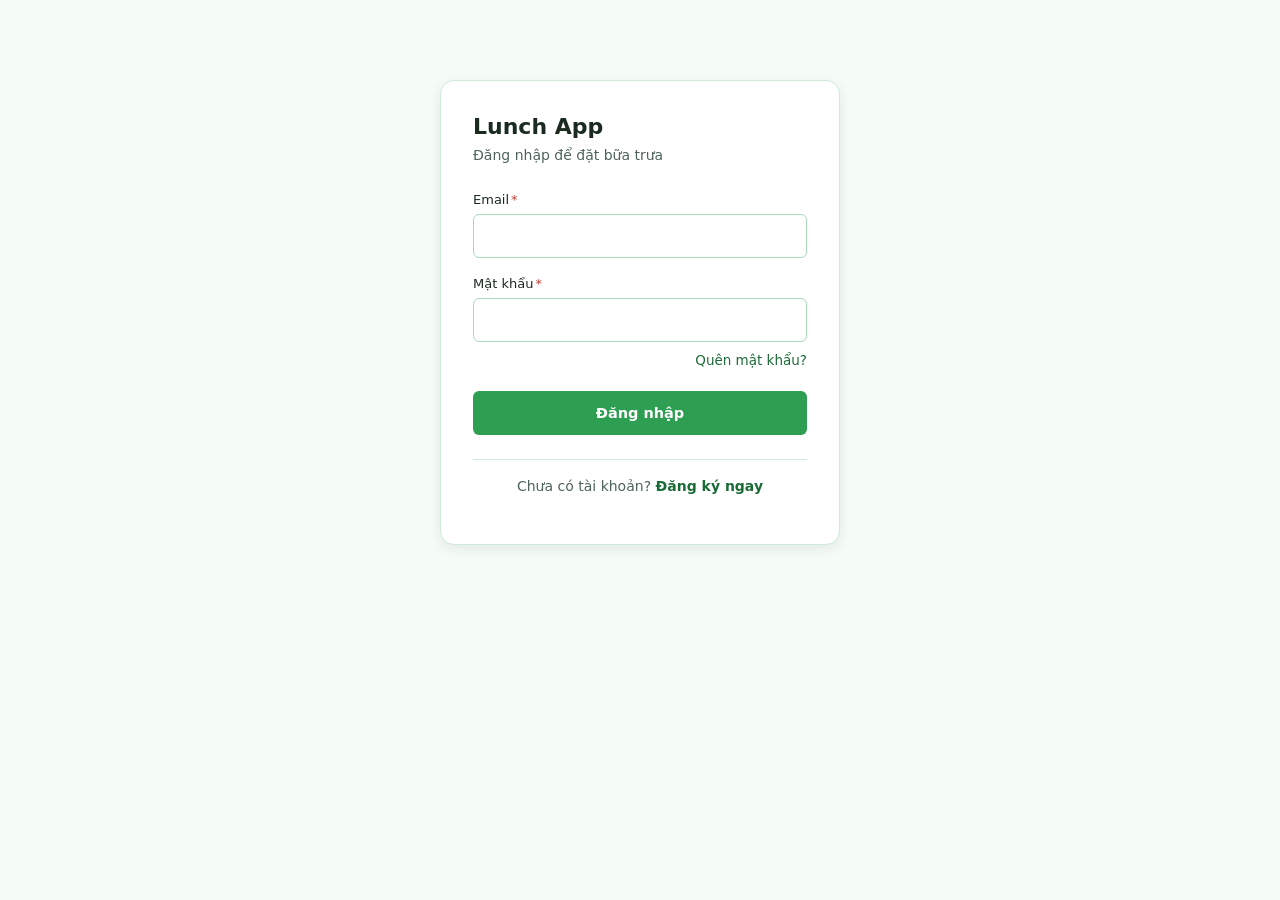
<file: frontend/index.html>
<!DOCTYPE html>
<html lang="vi">
<head>
  <meta charset="UTF-8">
  <script>try{if(localStorage.getItem('lunchapp-theme')==='dark')document.documentElement.setAttribute('data-theme','dark')}catch(e){}</script>
  <meta name="viewport" content="width=device-width, initial-scale=1">
  <title>Đặt bữa trưa</title>
  <link rel="preconnect" href="https://fonts.googleapis.com">
  <link rel="preconnect" href="https://fonts.gstatic.com" crossorigin>
  <link href="https://fonts.googleapis.com/css2?family=Inter:wght@400;500;600;700&family=JetBrains+Mono:wght@400;500;600&display=swap" rel="stylesheet">
  <link rel="stylesheet" href="assets/css/style.css?v=55">
</head>
<body data-page="menu">
  <a href="#main" class="sr-only">Bỏ qua điều hướng, tới nội dung chính</a>
  <div id="navbar-placeholder"></div>

  <main class="container" id="main">
    <h1 id="menu-heading-title">Thực đơn</h1>
    <p class="subtitle" id="today-date">Đang tải thực đơn…</p>
    <p class="helper">⏰ Giờ chốt đơn cố định <strong>11:00</strong> hằng ngày — quá giờ này không đặt, sửa hay huỷ đơn được nữa.</p>
    <p class="owner-badge" id="order-owner-info"></p>

    <!-- Chọn ngày: có thực đơn hôm sau thì đặt trước được luôn -->
    <h2 class="section-title" id="date-picker-title" hidden>Chọn ngày đặt món</h2>
    <div class="date-picker" id="date-picker" role="group" aria-labelledby="date-picker-title" hidden></div>

    <!-- Tiến trình đơn hàng, cập nhật theo trạng thái đơn của chính người đang xem -->
    <h2 class="stepper-title">Tiến trình đơn hàng</h2>
    <ol class="stepper" id="order-stepper" aria-label="Tiến trình đơn hàng hôm nay"></ol>

    <div id="cutoff-notice"></div>

    <div id="suggestions-box"></div>

    <section aria-labelledby="menu-heading">
      <h2 id="menu-heading" class="section-title">Danh sách món ăn</h2>
      <div class="search-row">
        <label for="menu-search" class="sr-only">Tìm món</label>
        <input type="search" id="menu-search" placeholder="Tìm món theo tên…">
        <button type="button" id="menu-search-btn" aria-label="Tìm món">🔍</button>
      </div>
      <div id="menu-list" class="menu-grid" aria-busy="true">
        <div class="skeleton"></div>
        <div class="skeleton"></div>
        <div class="skeleton"></div>
      </div>
    </section>

    <div class="summary-bar">
      <div class="totals">
        <span class="stat-value" id="selection-total">0 đ</span>
        <span class="stat-label" id="selection-count">Chưa chọn món nào</span>
      </div>
      <p id="order-message" class="status-line" role="status" aria-live="polite"></p>
      <div class="actions">
        <button type="button" class="ghost" id="payment-method-btn" disabled>Thanh toán</button>
        <button type="button" id="place-order-btn">Đặt món</button>
      </div>
    </div>

    <section aria-labelledby="my-order-heading">
      <h2 id="my-order-heading">Đơn hàng của tôi</h2>
      <div id="my-order" class="card">Đang tải…</div>
    </section>
  </main>

  <!-- Hộp thoại thanh toán: quét QR chuyển khoản -> đóng và chờ người đặt xác nhận -->
  <div id="payment-modal-overlay" class="modal-overlay" style="display:none;" hidden>
    <div class="modal-box" role="dialog" aria-modal="true" aria-labelledby="payment-modal-title">
      <h3 id="payment-modal-title">Chuyển khoản</h3>

      <!-- Bước 1: thông tin người nhận + mã QR -->
      <div class="modal-step" id="payment-step-choose">
        <div id="order-summary-panel"></div>
        <div id="payment-info-panel"></div>
        <p id="payment-modal-message" class="status-line" role="status" aria-live="polite"></p>

        <button type="button" id="payment-confirm-btn">Tôi đã chuyển khoản</button>
        <button type="button" class="modal-cancel" id="payment-modal-cancel">Để sau</button>
      </div>

      <!-- Bước 2: đã báo chuyển, chờ người đặt xác nhận đã nhận tiền -->
      <div class="modal-step" id="payment-step-success" hidden>
        <div class="pay-success">
          <div class="pay-check is-waiting" aria-hidden="true">⏳</div>
          <h3 id="pay-success-title">Đã gửi thông tin báo chuyển khoản</h3>
          <p class="pay-amount" id="pay-success-amount"></p>
          <p class="pay-meta" id="pay-success-meta"></p>
        </div>
        <button type="button" id="payment-success-close">Đóng</button>
      </div>
    </div>
  </div>
  <script type="module" src="js/main.js?v=55"></script>
</body>
</html>
</file>
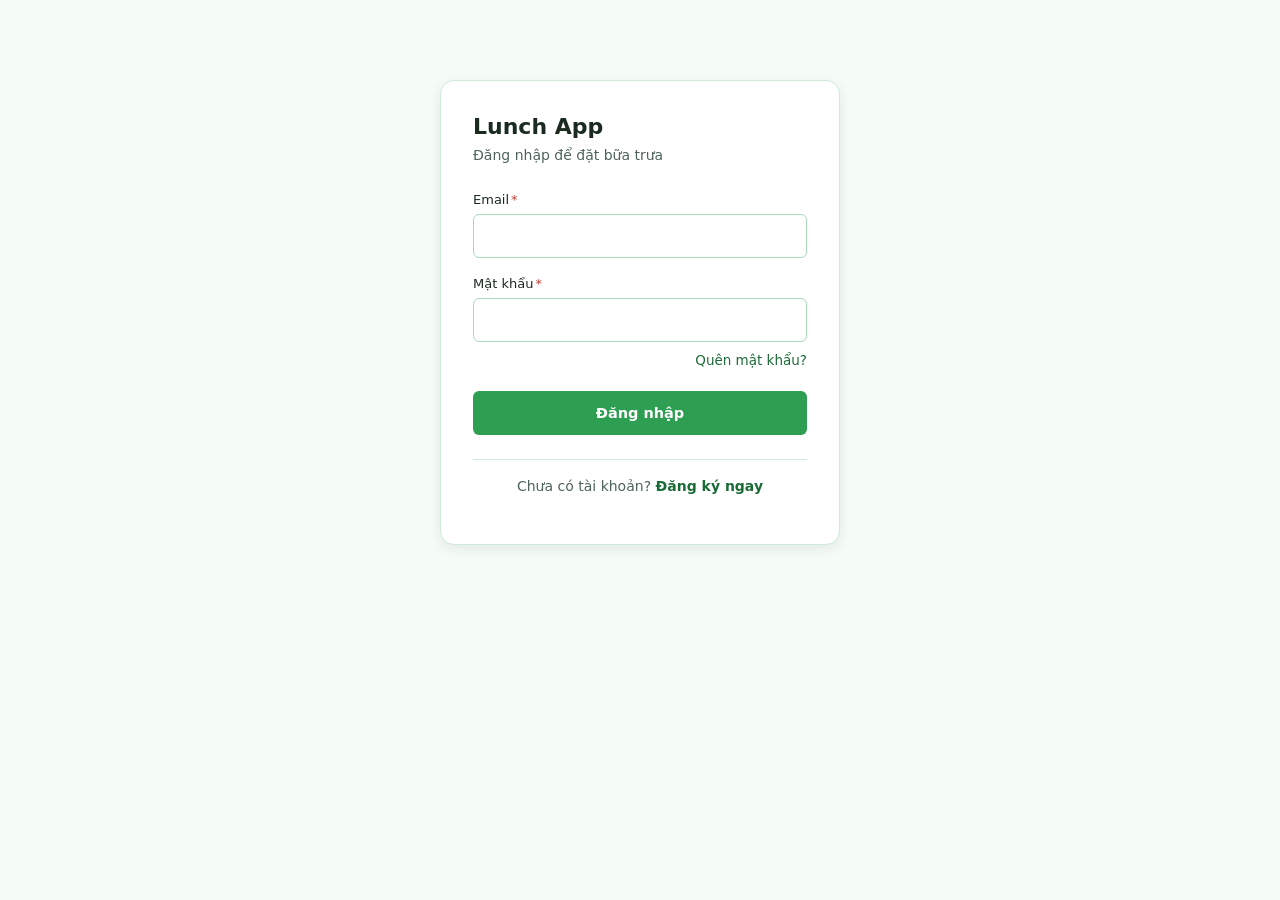
<file: frontend/admin.html>
<!DOCTYPE html>
<html lang="vi">
<head>
  <meta charset="UTF-8">
  <script>try{if(localStorage.getItem('lunchapp-theme')==='dark')document.documentElement.setAttribute('data-theme','dark')}catch(e){}</script>
  <meta name="viewport" content="width=device-width, initial-scale=1">
  <title>Đặt hàng chung</title>
  <link rel="preconnect" href="https://fonts.googleapis.com">
  <link rel="preconnect" href="https://fonts.gstatic.com" crossorigin>
  <link href="https://fonts.googleapis.com/css2?family=Inter:wght@400;500;600;700&family=JetBrains+Mono:wght@400;500;600&display=swap" rel="stylesheet">
  <link rel="stylesheet" href="assets/css/style.css?v=55">
</head>
<body data-page="admin">
  <a href="#main" class="sr-only">Bỏ qua điều hướng, tới nội dung chính</a>
  <div id="navbar-placeholder"></div>

  <main class="container" id="main">
    <h1>Đặt hàng</h1>
    <p class="subtitle" id="admin-subtitle">Chọn nhà hàng, dựng thực đơn, rồi chốt đơn và đặt trên Grab.</p>

    <!-- Bước 1 — Nhà hàng phải có trước thì mới thêm được món -->
    <div class="section-head">
      <h2>1. Nhà hàng trên GrabFood</h2>
      <p>Dán đường dẫn nhà hàng từ GrabFood để lấy thông tin, kiểm tra lại rồi lưu.</p>
    </div>

    <form id="restaurant-form" novalidate>
      <div class="field field-lg">
        <label for="grab-url">Đường dẫn GrabFood<span class="required-mark" aria-hidden="true">*</span></label>
        <input type="url" id="grab-url" name="grab-url" inputmode="url"
               placeholder="https://food.grab.com/vn/vi/restaurant/..."
               aria-describedby="grab-url-help">
        <span class="helper" id="grab-url-help">Mở GrabFood, vào trang quán rồi sao chép đường dẫn trên trình duyệt.</span>
      </div>
      <button type="button" class="ghost" id="grab-fetch-btn">Lấy thông tin</button>
    </form>

    <div id="restaurant-preview"></div>

    <div id="restaurant-list" class="section-block"></div>

    <div id="catalog-panel"></div>

    <!-- Bước 2 — Chỉ chọn nhà hàng + tick món có sẵn trong danh mục, không gõ
         lại tên/giá. Món mới thì thêm ở danh mục nhà hàng ở bước 1. -->
    <div class="section-head">
      <h2>2. Thực đơn hôm nay</h2>
      <p>Chọn 1 nhà hàng rồi tick món có sẵn trong danh mục của quán đó — mỗi ngày chỉ đặt được 1 quán.</p>
    </div>

    <form id="catalog-apply-form" novalidate>
      <div class="field field-sm">
        <label for="apply-restaurant">Nhà hàng<span class="required-mark" aria-hidden="true">*</span></label>
        <select id="apply-restaurant" name="apply-restaurant" required aria-describedby="apply-restaurant-error">
          <option value="">— Chọn nhà hàng —</option>
        </select>
        <span class="field-error" id="apply-restaurant-error" role="alert"></span>
      </div>

      <div class="field field-sm">
        <label for="apply-date">Ngày áp dụng<span class="required-mark" aria-hidden="true">*</span></label>
        <input type="date" id="apply-date" name="apply-date" required>
      </div>

      <div id="catalog-checklist" aria-live="polite"></div>

      <button type="submit" id="catalog-apply-btn" disabled>Áp dụng vào thực đơn</button>
      <p id="catalog-apply-message" class="status-line" role="status" aria-live="polite"></p>
    </form>

    <div id="menu-items-editor"></div>

    <h3 class="section-title">Món đã thêm cho ngày này</h3>
    <div id="menu-items-list" aria-busy="true">
      <div class="skeleton" style="min-height:140px;"></div>
    </div>

    <!-- Bước 3 — Bảng điều khiển gộp: tổng hợp theo món + chi tiết theo nhân viên -->
    <div class="section-head">
      <h2 id="dashboard-heading">3. Bảng điều khiển đơn hôm nay</h2>
      <p>Tổng hợp để đặt trên Grab và chi tiết từng nhân viên để tính tiền, gộp chung một chỗ.</p>
    </div>

    <div class="framed-panel">
      <!-- Chuyển ngày để xem cả đơn nhân viên đặt trước cho hôm sau -->
      <div class="date-picker" id="admin-date-picker" role="group" aria-label="Chọn ngày xem đơn" hidden></div>

      <div class="stat-row" id="dashboard-stats"></div>

      <div class="summary-bar">
        <div class="totals">
          <span class="stat-value" id="dashboard-total">0 đ</span>
          <span class="stat-label">Tổng tiền cả nhóm</span>
        </div>
        <div class="actions">
          <a class="link-action" id="export-link" href="#" download>⬇ Tải CSV</a>
          <button type="button" class="ghost" id="dashboard-refresh-btn">Làm mới</button>
          <button type="button" class="primary-lg" id="lock-orders-btn">Chốt đơn &amp; đặt trên Grab</button>
        </div>
      </div>

      <p id="lock-orders-message" role="status" aria-live="polite"></p>

      <div id="dashboard-box" aria-busy="true">
        <div class="skeleton" style="min-height:180px;"></div>
      </div>
    </div>

    <!-- Gom lại từ trang Gom đơn cũ: tóm tắt, tổng hợp quán -->
    <div class="section-head">
      <h2>Tóm tắt nhanh</h2>
      <p>Số đơn, món và quán được đặt nhiều nhất trong ngày.</p>
    </div>
    <div id="ai-summary-box" class="card"></div>

    <p id="broadcast-locked-note" class="helper" hidden></p>
    <div id="broadcast-section" hidden>
      <div class="section-head">
        <h2>Gửi thông báo</h2>
        <p>Hiện ngay dưới dạng thông báo nổi cho mọi người đang mở app.</p>
      </div>

      <form id="broadcast-form" novalidate>
        <div class="field field-lg">
          <label for="broadcast-message">Nội dung</label>
          <input type="text" id="broadcast-message" name="broadcast-message"
                 placeholder="Ví dụ: Quán hôm nay giao trễ 15 phút" maxlength="300">
        </div>
        <button type="submit">Gửi thông báo</button>
        <p id="broadcast-message-status" class="status-line" role="status" aria-live="polite"></p>
      </form>
    </div>

    <!-- Thông tin thanh toán: chỉ hiện với người đang đứng ra đặt đơn hôm nay -->
    <p id="payment-locked-note" class="helper" hidden></p>
    <div id="payment-info-section" hidden>
      <div class="section-head">
        <h2>Thông tin nhận tiền của bạn</h2>
        <p>Nhân viên nhìn thấy số liên hệ và mã QR này khi họ chuyển khoản cho bạn.</p>
      </div>

      <div class="deadline-panel">
        <div class="preview-box">
          <p class="preview-label">Nhân viên sẽ thấy như thế này khi thanh toán:</p>
          <p id="payment-preview-name" class="preview-name">—</p>
          <p id="payment-preview-phone" class="preview-phone">Chưa có số liên hệ.</p>
          <img id="qr-preview-img" class="qr-frame" alt="Xem trước mã QR nhận tiền" hidden>
          <div id="qr-preview-empty" class="upload-empty" aria-hidden="true">Chưa có QR</div>
        </div>

        <form id="payment-info-form" class="plain-form" novalidate>
          <div class="field">
            <label for="admin-phone">Số điện thoại / Zalo</label>
            <input type="tel" id="admin-phone" name="admin-phone" inputmode="tel" autocomplete="tel">
          </div>

          <div class="field field-lg">
            <label for="admin-qr-file">Ảnh mã QR ngân hàng</label>
            <div class="upload">
              <input type="file" id="admin-qr-file" name="admin-qr-file"
                     accept="image/png,image/jpeg,image/webp" aria-describedby="admin-qr-help">
            </div>
            <span class="helper" id="admin-qr-help">Ảnh QR sẽ hiện trong hộp thanh toán của nhân viên.</span>
          </div>

          <button type="submit">Lưu thông tin</button>
          <p id="payment-info-message" class="status-line" role="status" aria-live="polite"></p>
        </form>
      </div>
    </div>
  </main>
  <script type="module" src="js/main.js?v=55"></script>
</body>
</html>
</file>
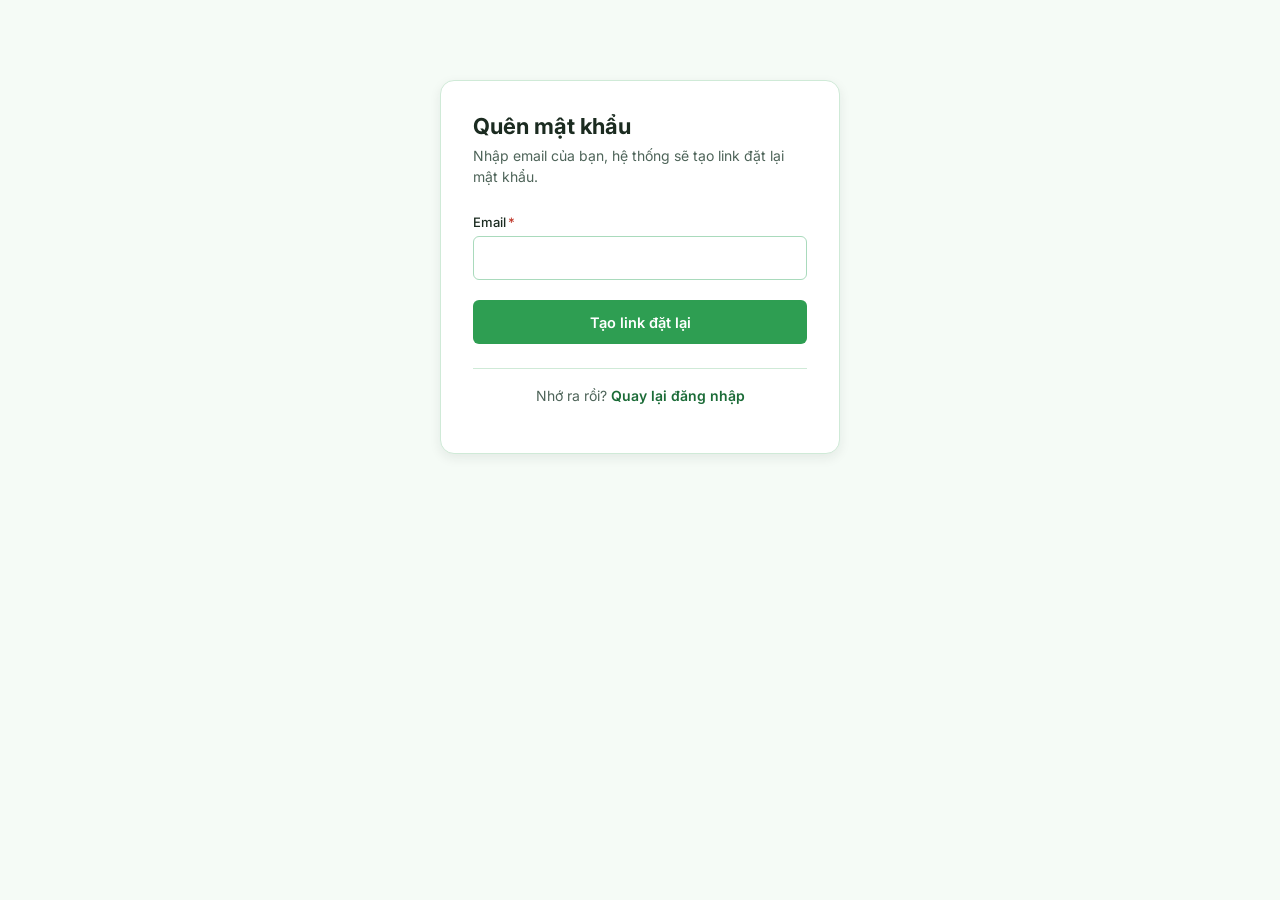
<file: frontend/forgot-password.html>
<!DOCTYPE html>
<html lang="vi">
<head>
  <meta charset="UTF-8">
  <script>try{if(localStorage.getItem('lunchapp-theme')==='dark')document.documentElement.setAttribute('data-theme','dark')}catch(e){}</script>
  <meta name="viewport" content="width=device-width, initial-scale=1">
  <title>Quên mật khẩu</title>
  <link rel="preconnect" href="https://fonts.googleapis.com">
  <link rel="preconnect" href="https://fonts.gstatic.com" crossorigin>
  <link href="https://fonts.googleapis.com/css2?family=Inter:wght@400;500;600;700&family=JetBrains+Mono:wght@400;500;600&display=swap" rel="stylesheet">
  <link rel="stylesheet" href="assets/css/style.css?v=55">
</head>
<body data-page="forgot-password">
  <main class="login-box">
    <h1>Quên mật khẩu</h1>
    <p class="subtitle">Nhập email của bạn, hệ thống sẽ tạo link đặt lại mật khẩu.</p>

    <form id="forgot-form" novalidate>
      <div class="field">
        <label for="forgot-email">Email<span class="required-mark" aria-hidden="true">*</span></label>
        <input type="email" id="forgot-email" name="forgot-email" required
               autocomplete="username" inputmode="email" autocapitalize="none">
      </div>

      <button type="submit">Tạo link đặt lại</button>
    </form>

    <div id="forgot-result" role="status" aria-live="polite"></div>

    <p class="auth-switch">
      Nhớ ra rồi? <a href="login.html">Quay lại đăng nhập</a>
    </p>
  </main>
  <script type="module" src="js/main.js?v=55"></script>
</body>
</html>
</file>
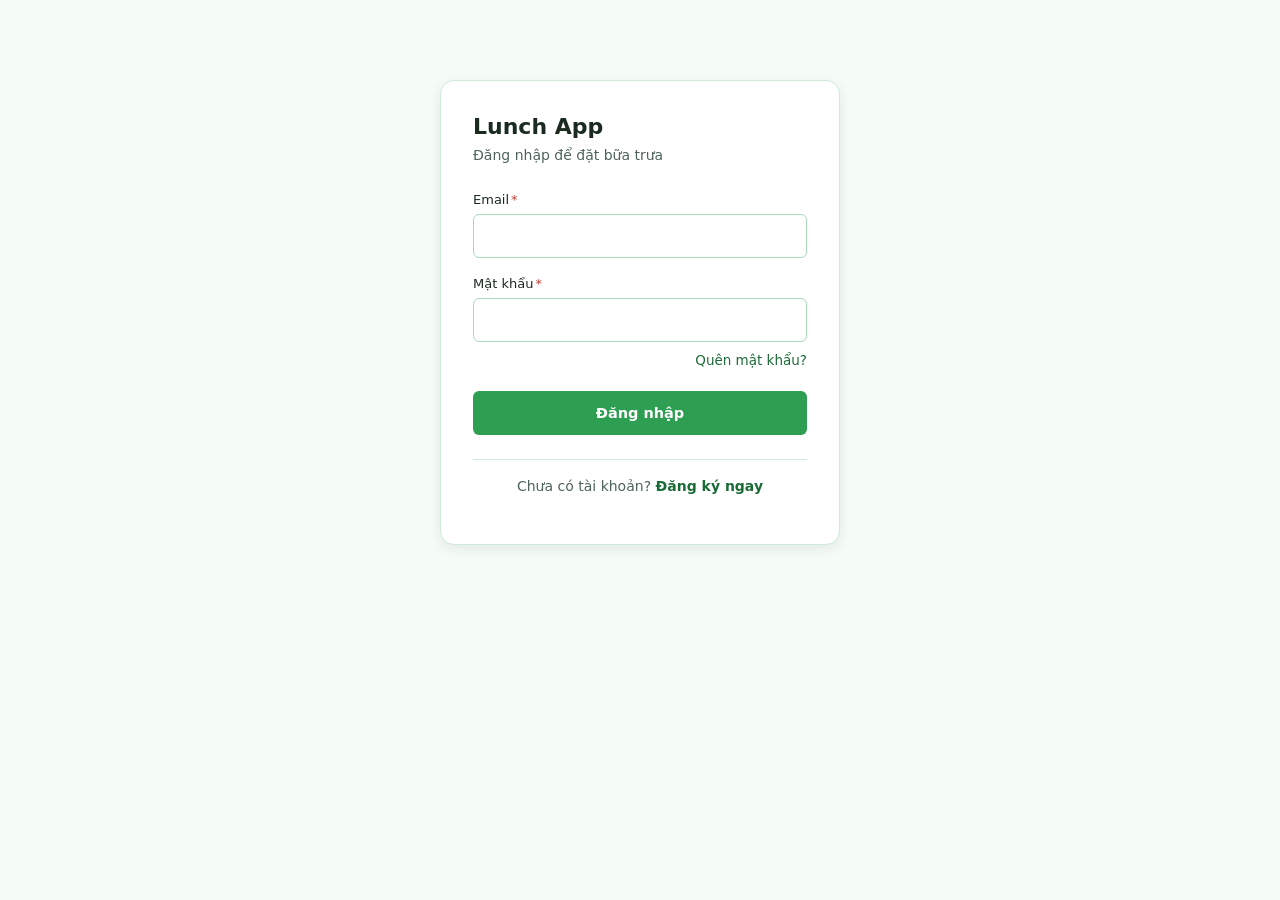
<file: frontend/history.html>
<!DOCTYPE html>
<html lang="vi">
<head>
  <meta charset="UTF-8">
  <script>try{if(localStorage.getItem('lunchapp-theme')==='dark')document.documentElement.setAttribute('data-theme','dark')}catch(e){}</script>
  <meta name="viewport" content="width=device-width, initial-scale=1">
  <title>Lịch sử đặt món</title>
  <link rel="preconnect" href="https://fonts.googleapis.com">
  <link rel="preconnect" href="https://fonts.gstatic.com" crossorigin>
  <link href="https://fonts.googleapis.com/css2?family=Inter:wght@400;500;600;700&family=JetBrains+Mono:wght@400;500;600&display=swap" rel="stylesheet">
  <link rel="stylesheet" href="assets/css/style.css?v=55">
</head>
<body data-page="history">
  <a href="#main" class="sr-only">Bỏ qua điều hướng, tới nội dung chính</a>
  <div id="navbar-placeholder"></div>

  <main class="container" id="main">
    <h1>Lịch sử đặt món của tôi</h1>
    <p class="subtitle">Toàn bộ đơn bạn đã đặt, mới nhất trước. Chỉ xoá được đơn đang chờ (chưa chốt).</p>

    <div class="history-toolbar" id="history-toolbar" hidden>
      <label class="check-inline">
        <input type="checkbox" id="history-select-all">
        Chọn tất cả đơn đang chờ
      </label>
      <button type="button" class="danger" id="history-delete-selected" disabled>Xoá đã chọn</button>
    </div>

    <div id="history-list" aria-busy="true">
      <div class="skeleton" style="margin-bottom:12px;"></div>
      <div class="skeleton"></div>
    </div>
  </main>
  <script type="module" src="js/main.js?v=55"></script>
</body>
</html>
</file>
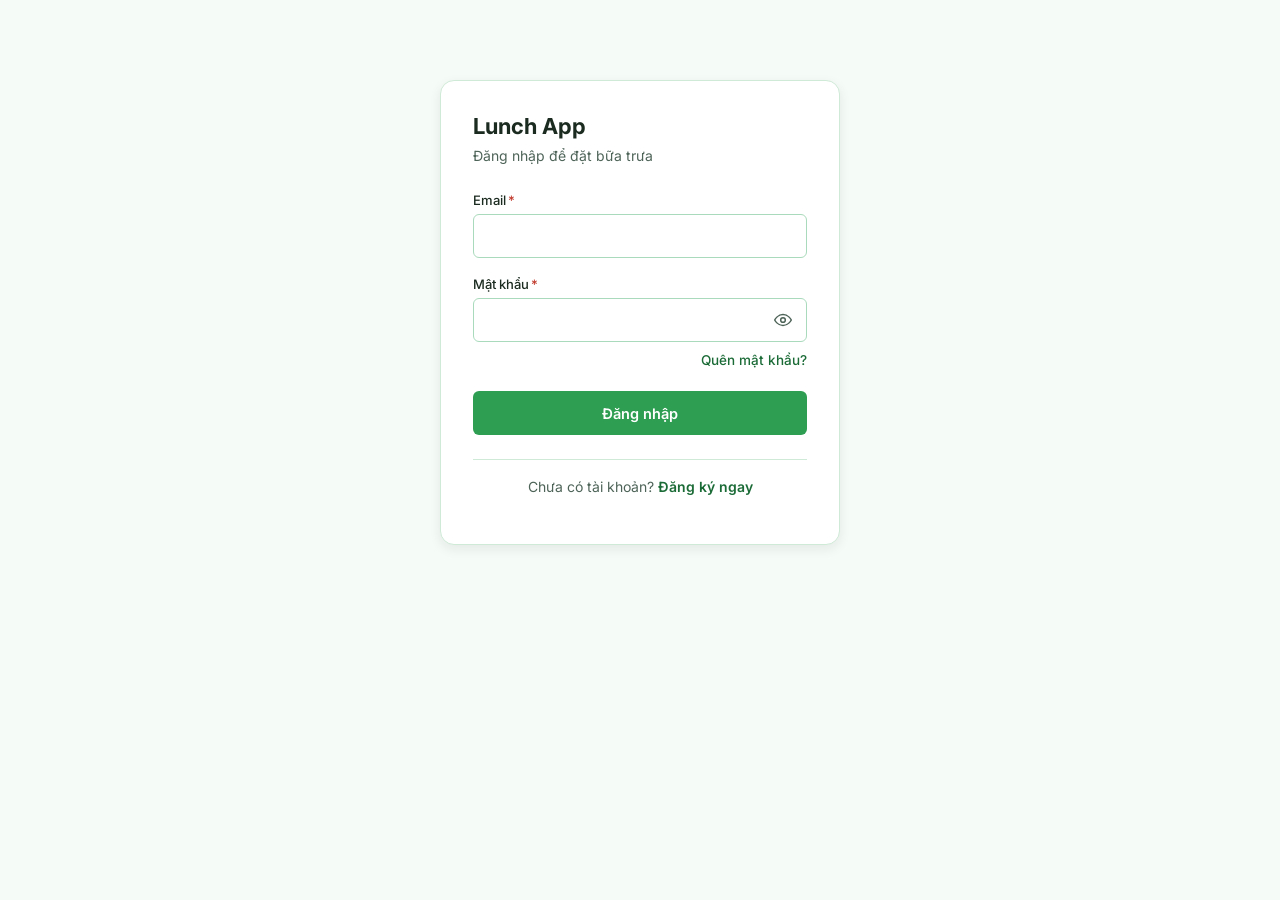
<file: frontend/login.html>
<!DOCTYPE html>
<html lang="vi">
<head>
  <meta charset="UTF-8">
  <script>try{if(localStorage.getItem('lunchapp-theme')==='dark')document.documentElement.setAttribute('data-theme','dark')}catch(e){}</script>
  <meta name="viewport" content="width=device-width, initial-scale=1">
  <title>Đăng nhập</title>
  <link rel="preconnect" href="https://fonts.googleapis.com">
  <link rel="preconnect" href="https://fonts.gstatic.com" crossorigin>
  <link href="https://fonts.googleapis.com/css2?family=Inter:wght@400;500;600;700&family=JetBrains+Mono:wght@400;500;600&display=swap" rel="stylesheet">
  <link rel="stylesheet" href="assets/css/style.css?v=55">
</head>
<body data-page="login">
  <main class="login-box">
    <h1>Lunch App</h1>
    <p class="subtitle">Đăng nhập để đặt bữa trưa</p>

    <form id="login-form" novalidate>
      <div class="field">
        <label for="email">Email<span class="required-mark" aria-hidden="true">*</span></label>
        <input type="email" id="email" name="email" required autocomplete="username"
               inputmode="email" autocapitalize="none">
      </div>

      <div class="field">
        <label for="password">Mật khẩu<span class="required-mark" aria-hidden="true">*</span></label>
        <input type="password" id="password" name="password" required autocomplete="current-password">
      </div>

      <div class="auth-meta">
        <a href="forgot-password.html">Quên mật khẩu?</a>
      </div>

      <p id="login-error" class="message-error" role="alert" style="display:none; margin:0;"></p>

      <button type="submit">Đăng nhập</button>
    </form>

    <div id="google-block" hidden>
      <div class="auth-divider">hoặc</div>
      <div id="google-signin-wrap"></div>
    </div>

    <p class="auth-switch">
      Chưa có tài khoản? <a href="register.html">Đăng ký ngay</a>
    </p>
  </main>
  <script type="module" src="js/main.js?v=55"></script>
</body>
</html>
</file>
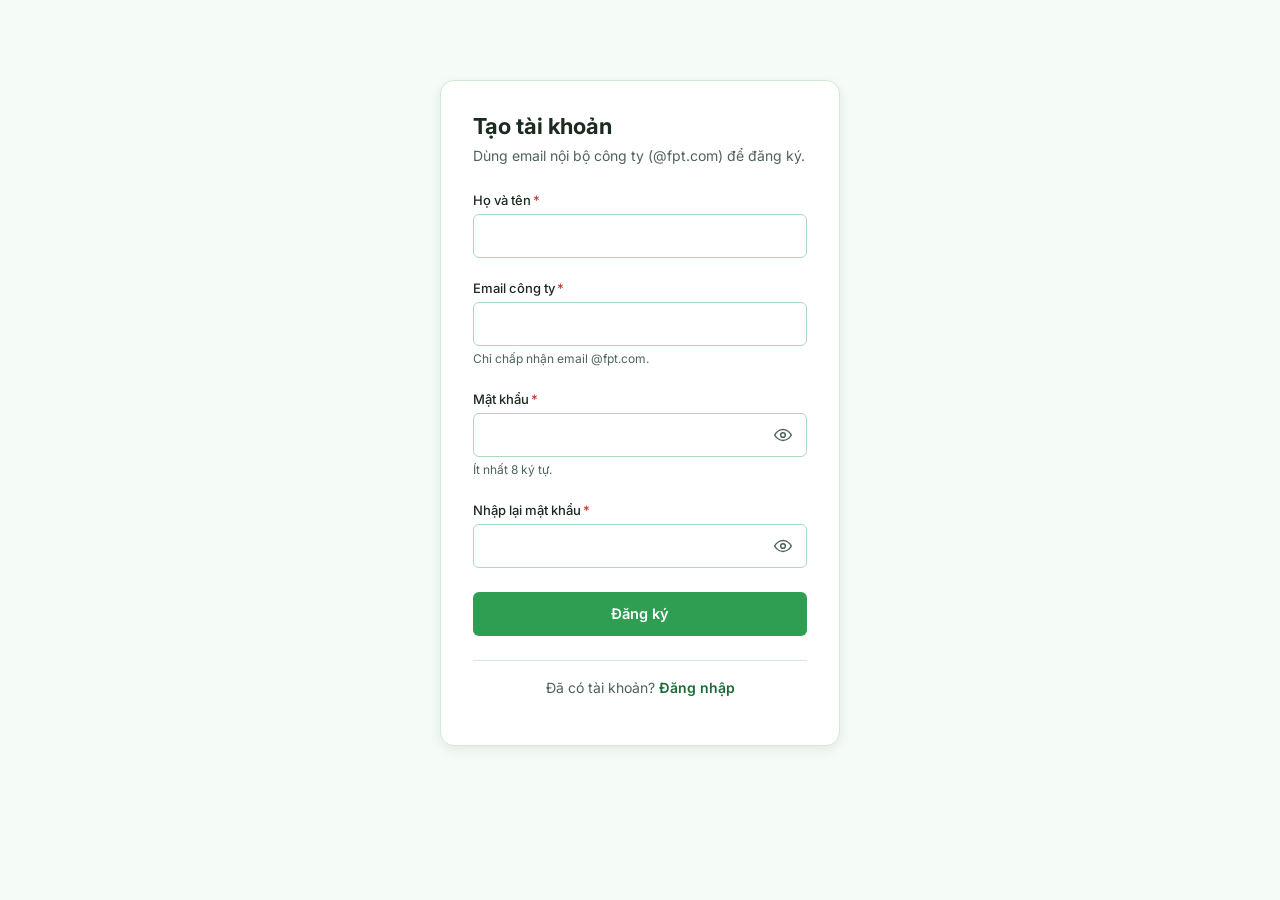
<file: frontend/register.html>
<!DOCTYPE html>
<html lang="vi">
<head>
  <meta charset="UTF-8">
  <script>try{if(localStorage.getItem('lunchapp-theme')==='dark')document.documentElement.setAttribute('data-theme','dark')}catch(e){}</script>
  <meta name="viewport" content="width=device-width, initial-scale=1">
  <title>Đăng ký</title>
  <link rel="preconnect" href="https://fonts.googleapis.com">
  <link rel="preconnect" href="https://fonts.gstatic.com" crossorigin>
  <link href="https://fonts.googleapis.com/css2?family=Inter:wght@400;500;600;700&family=JetBrains+Mono:wght@400;500;600&display=swap" rel="stylesheet">
  <link rel="stylesheet" href="assets/css/style.css?v=55">
</head>
<body data-page="register">
  <main class="login-box">
    <h1>Tạo tài khoản</h1>
    <p class="subtitle" id="register-subtitle">Dùng email nội bộ công ty để đăng ký.</p>

    <form id="register-form" novalidate>
      <div class="field">
        <label for="reg-name">Họ và tên<span class="required-mark" aria-hidden="true">*</span></label>
        <input type="text" id="reg-name" name="reg-name" required autocomplete="name"
               aria-describedby="reg-name-error">
        <span class="field-error" id="reg-name-error" role="alert"></span>
      </div>

      <div class="field">
        <label for="reg-email">Email công ty<span class="required-mark" aria-hidden="true">*</span></label>
        <input type="email" id="reg-email" name="reg-email" required autocomplete="username"
               inputmode="email" autocapitalize="none"
               aria-describedby="reg-email-help reg-email-error">
        <span class="helper" id="reg-email-help">Chỉ chấp nhận email @fpt.com.</span>
        <span class="field-error" id="reg-email-error" role="alert"></span>
      </div>

      <div class="field">
        <label for="reg-password">Mật khẩu<span class="required-mark" aria-hidden="true">*</span></label>
        <input type="password" id="reg-password" name="reg-password" required
               autocomplete="new-password" aria-describedby="reg-password-help reg-password-error">
        <span class="helper" id="reg-password-help">Ít nhất 8 ký tự.</span>
        <span class="field-error" id="reg-password-error" role="alert"></span>
      </div>

      <div class="field">
        <label for="reg-password2">Nhập lại mật khẩu<span class="required-mark" aria-hidden="true">*</span></label>
        <input type="password" id="reg-password2" name="reg-password2" required
               autocomplete="new-password" aria-describedby="reg-password2-error">
        <span class="field-error" id="reg-password2-error" role="alert"></span>
      </div>

      <p id="register-error" class="message-error" role="alert" style="display:none; margin:0;"></p>

      <button type="submit">Đăng ký</button>
    </form>

    <div id="google-block" hidden>
      <div class="auth-divider">hoặc</div>
      <div id="google-signin-wrap"></div>
    </div>

    <p class="auth-switch">
      Đã có tài khoản? <a href="login.html">Đăng nhập</a>
    </p>
  </main>
  <script type="module" src="js/main.js?v=55"></script>
</body>
</html>
</file>
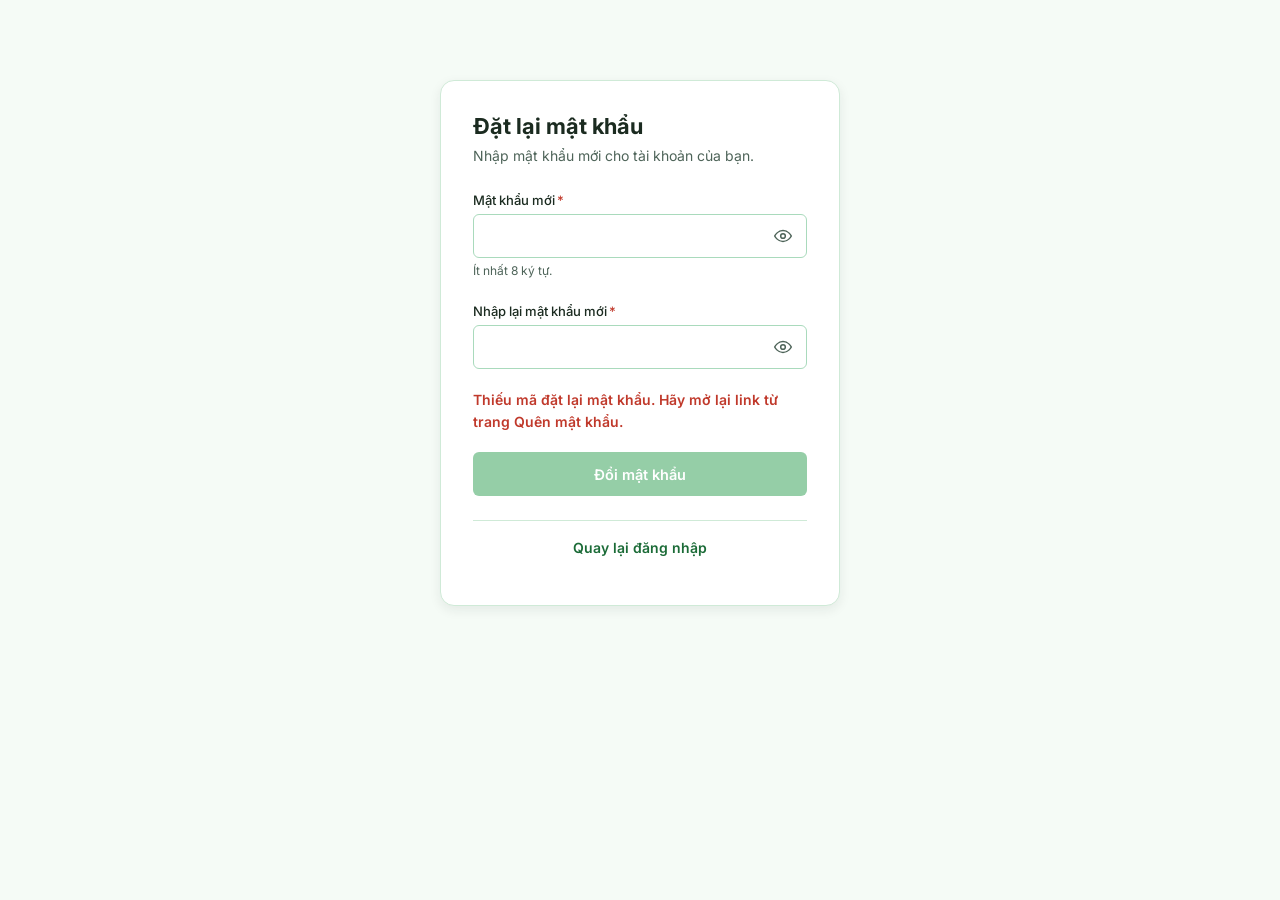
<file: frontend/reset-password.html>
<!DOCTYPE html>
<html lang="vi">
<head>
  <meta charset="UTF-8">
  <script>try{if(localStorage.getItem('lunchapp-theme')==='dark')document.documentElement.setAttribute('data-theme','dark')}catch(e){}</script>
  <meta name="viewport" content="width=device-width, initial-scale=1">
  <title>Đặt lại mật khẩu</title>
  <link rel="preconnect" href="https://fonts.googleapis.com">
  <link rel="preconnect" href="https://fonts.gstatic.com" crossorigin>
  <link href="https://fonts.googleapis.com/css2?family=Inter:wght@400;500;600;700&family=JetBrains+Mono:wght@400;500;600&display=swap" rel="stylesheet">
  <link rel="stylesheet" href="assets/css/style.css?v=55">
</head>
<body data-page="reset-password">
  <main class="login-box">
    <h1>Đặt lại mật khẩu</h1>
    <p class="subtitle">Nhập mật khẩu mới cho tài khoản của bạn.</p>

    <form id="reset-form" novalidate>
      <div class="field">
        <label for="reset-password">Mật khẩu mới<span class="required-mark" aria-hidden="true">*</span></label>
        <input type="password" id="reset-password" name="reset-password" required
               autocomplete="new-password" aria-describedby="reset-password-help reset-password-error">
        <span class="helper" id="reset-password-help">Ít nhất 8 ký tự.</span>
        <span class="field-error" id="reset-password-error" role="alert"></span>
      </div>

      <div class="field">
        <label for="reset-password2">Nhập lại mật khẩu mới<span class="required-mark" aria-hidden="true">*</span></label>
        <input type="password" id="reset-password2" name="reset-password2" required
               autocomplete="new-password" aria-describedby="reset-password2-error">
        <span class="field-error" id="reset-password2-error" role="alert"></span>
      </div>

      <p id="reset-error" class="message-error" role="alert" style="display:none; margin:0;"></p>

      <button type="submit">Đổi mật khẩu</button>
    </form>

    <div id="reset-result" role="status" aria-live="polite"></div>

    <p class="auth-switch">
      <a href="login.html">Quay lại đăng nhập</a>
    </p>
  </main>
  <script type="module" src="js/main.js?v=55"></script>
</body>
</html>
</file>
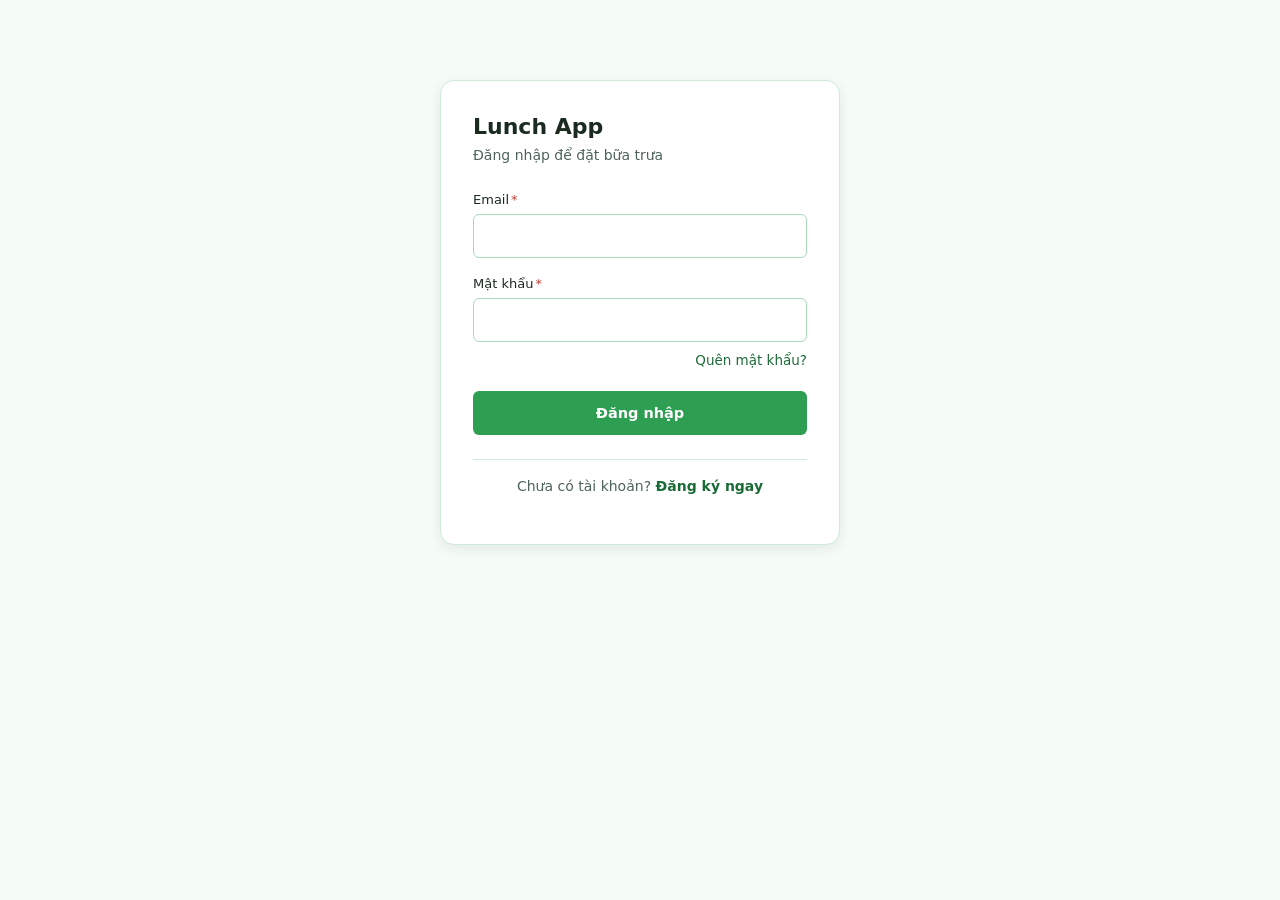
<file: frontend/settings.html>
<!DOCTYPE html>
<html lang="vi">
<head>
  <meta charset="UTF-8">
  <script>try{if(localStorage.getItem('lunchapp-theme')==='dark')document.documentElement.setAttribute('data-theme','dark')}catch(e){}</script>
  <meta name="viewport" content="width=device-width, initial-scale=1">
  <title>Quản trị hệ thống</title>
  <link rel="preconnect" href="https://fonts.googleapis.com">
  <link rel="preconnect" href="https://fonts.gstatic.com" crossorigin>
  <link href="https://fonts.googleapis.com/css2?family=Inter:wght@400;500;600;700&family=JetBrains+Mono:wght@400;500;600&display=swap" rel="stylesheet">
  <link rel="stylesheet" href="assets/css/style.css?v=55">
</head>
<body data-page="settings">
  <a href="#main" class="sr-only">Bỏ qua điều hướng, tới nội dung chính</a>
  <div id="navbar-placeholder"></div>

  <main class="container" id="main">
    <h1>Quản trị hệ thống</h1>
    <p class="subtitle">Phân quyền và giờ chốt đơn.</p>

    <nav class="subnav" aria-label="Khu vực quản trị">
      <a href="admin.html">Đặt hàng</a>
      <a href="settings.html" aria-current="page">Quản trị hệ thống</a>
    </nav>

    <!-- 4.1 — Giờ chốt đơn + đếm ngược -->
    <div class="section-head">
      <h2>Giờ chốt đơn</h2>
      <p>Quá giờ này nhân viên không đặt, sửa hay huỷ đơn được nữa.</p>
    </div>

    <div class="deadline-panel" id="deadline-panel" aria-busy="true">
      <div class="skeleton" style="min-height:120px;"></div>
      <div class="skeleton" style="min-height:120px;"></div>
    </div>

    <!-- 1.5 — Ma trận phân quyền -->
    <div class="section-head">
      <h2>Phân quyền</h2>
      <p>Một người có thể mang nhiều vai trò. Đổi xong nhớ bấm Lưu ở từng dòng.</p>
    </div>

    <div id="role-matrix" aria-busy="true">
      <div class="skeleton" style="min-height:160px;"></div>
    </div>
  </main>

  <script type="module" src="js/main.js?v=55"></script>
</body>
</html>
</file>
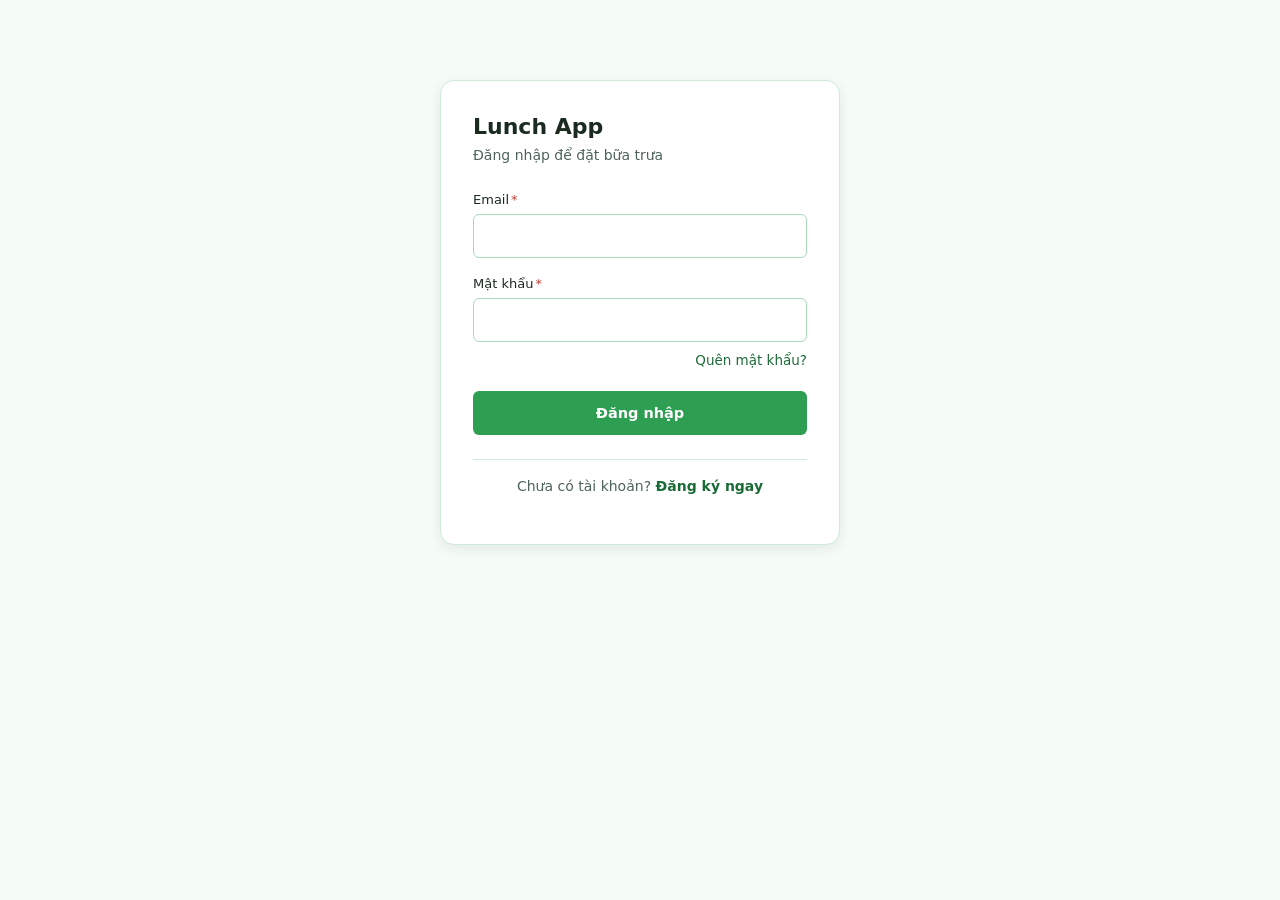
<file: frontend/treasury.html>
<!DOCTYPE html>
<html lang="vi">
<head>
  <meta charset="UTF-8">
  <script>try{if(localStorage.getItem('lunchapp-theme')==='dark')document.documentElement.setAttribute('data-theme','dark')}catch(e){}</script>
  <meta name="viewport" content="width=device-width, initial-scale=1">
  <title>Quỹ chung</title>
  <link rel="preconnect" href="https://fonts.googleapis.com">
  <link rel="preconnect" href="https://fonts.gstatic.com" crossorigin>
  <link href="https://fonts.googleapis.com/css2?family=Inter:wght@400;500;600;700&family=JetBrains+Mono:wght@400;500;600&display=swap" rel="stylesheet">
  <link rel="stylesheet" href="assets/css/style.css?v=55">
</head>
<body data-page="treasury">
  <a href="#main" class="sr-only">Bỏ qua điều hướng, tới nội dung chính</a>
  <div id="navbar-placeholder"></div>

  <main class="container" id="main">
    <h1>Quỹ chung</h1>
    <p class="subtitle">Số dư, người còn nợ và báo cáo chi tiêu.</p>

    <div class="stat-row" id="fund-stats"></div>

    <div class="section-head">
      <h2>Quản lý quỹ</h2>
      <p>Nạp/rút tiền mặt, trả đơn thẳng bằng quỹ, hoặc ghi nhận góp quỹ hàng tháng — chọn loại giao dịch trước.</p>
    </div>

    <form id="fund-form" novalidate>
      <div class="field field-sm">
        <label for="fund-type">Loại giao dịch</label>
        <select id="fund-type" name="fund-type">
          <option value="topup">Nạp vào quỹ</option>
          <option value="withdraw">Rút khỏi quỹ</option>
          <option value="pay-fund">Trả đơn một ngày bằng quỹ</option>
          <option value="dues">Góp quỹ hàng tháng</option>
        </select>
      </div>

      <div class="field field-sm" id="fund-amount-field">
        <label for="fund-amount">Số tiền (đ)<span class="required-mark" aria-hidden="true">*</span></label>
        <input type="number" id="fund-amount" name="fund-amount" min="1" step="1000"
               inputmode="numeric" aria-describedby="fund-amount-error">
        <span class="field-error" id="fund-amount-error" role="alert"></span>
      </div>

      <div class="field field-lg" id="fund-note-field">
        <label for="fund-note">Ghi chú</label>
        <input type="text" id="fund-note" name="fund-note" placeholder="Lý do nạp/rút" autocomplete="off">
      </div>

      <div class="field field-sm" id="pay-fund-date-field" hidden>
        <label for="pay-fund-date">Ngày cần trả</label>
        <input type="date" id="pay-fund-date" name="pay-fund-date">
      </div>

      <div class="field field-sm" id="dues-month-field" hidden>
        <label for="dues-month">Tháng</label>
        <input type="month" id="dues-month" name="dues-month">
      </div>
      <div class="field" id="dues-employee-field" hidden>
        <label for="dues-employee">Nhân viên</label>
        <select id="dues-employee" name="dues-employee">
          <option value="">— Chọn nhân viên —</option>
        </select>
      </div>

      <button type="submit" id="fund-submit-btn">Ghi vào quỹ</button>
      <p id="fund-form-message" role="status" aria-live="polite" style="margin:0;"></p>
    </form>

    <div id="dues-overview-box" class="card" hidden></div>

    <div class="section-head">
      <h2>Người còn nợ</h2>
      <p>Đơn đã chốt nhưng chưa được xác nhận đã nhận tiền, gồm cả phí ship được chia.</p>
    </div>

    <div id="debts-box" aria-busy="true">
      <div class="skeleton" style="min-height:120px;"></div>
    </div>

    <!-- Gộp sổ đối soát + báo cáo AI thành một báo cáo chi tiết duy nhất -->
    <div class="section-head">
      <h2>Báo cáo chi tiết</h2>
      <p>Chọn khoảng ngày để xem tổng chi, món phổ biến, người chi nhiều nhất.</p>
    </div>

    <form id="report-form" novalidate>
      <div class="field field-sm">
        <label for="report-start">Từ ngày</label>
        <input type="date" id="report-start" name="report-start" required>
      </div>
      <div class="field field-sm">
        <label for="report-end">Đến ngày</label>
        <input type="date" id="report-end" name="report-end" required>
      </div>
      <button type="submit">Xem báo cáo</button>
    </form>

    <div id="report-box" class="card"></div>
  </main>

  <script type="module" src="js/main.js?v=55"></script>
</body>
</html>
</file>
<file: frontend/assets/css/style.css>
/* ==========================================================================
   Lunch App — hệ thống giao diện
   Bảng màu xanh lá và trắng. Mọi cặp màu chữ/nền dưới đây đều đạt WCAG AA (>= 4.5:1);
   riêng màu xanh đậm dùng cho chữ, xanh sáng chỉ dùng làm nền với chữ xanh đen đậm.
   ========================================================================== */

:root{
  /* Nền và bề mặt */
  --bg-base:#F5FBF6;
  --bg-surface:#FFFFFF;
  --bg-surface-raised:#E7F6EB;
  --bg-sunken:#EDF8F0;
  --border:#CFEAD7;
  --border-strong:#A9DABC;

  /* Chữ — độ tương phản cao trên nền --bg-base */
  --text-primary:#1B2B20;
  --text-secondary:#4E6459;

  /* Xanh lá: --accent làm nền (chữ --accent-ink),
     --accent-strong làm chữ trên nền sáng */
  --accent:#2E9E52;
  --accent-strong:#1B6B37;
  --accent-ink:#FFFFFF;
  --accent-soft:#D3F0DC;
  --accent-wash:#EEFAF1;

  /* Màu ngữ nghĩa — đều đạt 4.5:1 trên nền sáng */
  --success:#2F7A4F;
  --success-soft:#E4F3E9;
  --warning:#92660F;
  --warning-soft:#FBF0D8;
  --critical:#C0392B;
  --critical-soft:#FBE7E4;
  --info:#2A6F97;
  --info-soft:#E3F0F7;

  /* Nhịp khoảng cách 4px, mật độ dày cho bảng điều khiển */
  --space-1:4px;  --space-2:8px;  --space-3:12px; --space-4:16px;
  --space-5:24px; --space-6:32px; --space-7:48px;

  --radius-sm:6px; --radius-md:10px; --radius-lg:14px; --radius-pill:999px;

  --shadow-sm:0 1px 2px rgba(27,43,32,.06);
  --shadow-md:0 4px 12px rgba(27,43,32,.08);
  --shadow-lg:0 12px 28px rgba(27,43,32,.12);

  --z-sticky:20; --z-overlay:100; --z-toast:1000;

  --navbar-bg:rgba(255, 255, 255, 0.94);

  /* Chữ trên nền --critical đặc (badge, nút gỡ...) — tách riêng khỏi
     --critical-soft vì đây là chữ đặt trên nền màu đặc, không phải nền nhạt */
  --critical-ink:#FFFFFF;

  /* Nhịp chuyển động dùng chung — micro-interaction 150ms, còn lại 220ms */
  --transition-fast:.15s ease;
  --transition-base:.22s ease;
}

/* ===== Chế độ tối ===== */
:root[data-theme="dark"]{
  --bg-base:#111B14;
  --bg-surface:#17251A;
  --bg-surface-raised:#1E3123;
  --bg-sunken:#142017;
  --border:#2B4030;
  --border-strong:#3A543E;

  --text-primary:#E6F2E9;
  --text-secondary:#A3BDAB;

  --accent:#4CCB80;
  --accent-strong:#7FE3A6;
  --accent-ink:#0B2A16;
  --accent-soft:#1E4A2E;
  --accent-wash:#16311F;

  --success:#6FCB92;
  --success-soft:#1F3527;
  --warning:#E0B84D;
  --warning-soft:#3A2F14;
  --critical:#F0897E;
  --critical-soft:#3D211D;
  --info:#7DBEE0;
  --info-soft:#1E2E38;

  --shadow-sm:0 1px 2px rgba(0,0,0,.3);
  --shadow-md:0 4px 12px rgba(0,0,0,.35);
  --shadow-lg:0 12px 28px rgba(0,0,0,.4);

  --navbar-bg:rgba(28, 23, 18, 0.94);

  /* --critical sáng lên nhiều ở chế độ tối, chữ trắng trên đó không còn đủ
     tương phản — đổi sang chữ tối để giữ AA */
  --critical-ink:#3D211D;
}

* { box-sizing: border-box; }

html { scroll-behavior: smooth; }

body {
  margin: 0;
  background: var(--bg-base);
  color: var(--text-primary);
  font-family: 'Inter', 'Segoe UI', system-ui, sans-serif;
  font-size: 16px;
  line-height: 1.55;
  -webkit-font-smoothing: antialiased;
}

.mono, code { font-family: 'JetBrains Mono', ui-monospace, monospace; }

/* Số liệu xếp cột không nhảy khi đổi giá trị */
.mono, .price, td.num, .stat-value { font-variant-numeric: tabular-nums; }

/* Chỉ đọc được bằng trình đọc màn hình */
.sr-only {
  position: absolute; width: 1px; height: 1px;
  padding: 0; margin: -1px; overflow: hidden;
  clip: rect(0 0 0 0); white-space: nowrap; border: 0;
}

/* Vòng focus thấy rõ trên mọi thành phần tương tác */
:focus-visible {
  outline: 3px solid var(--accent-strong);
  outline-offset: 2px;
  border-radius: var(--radius-sm);
}

/* ===== Thanh điều hướng ===== */
.navbar {
  padding: var(--space-3) clamp(16px, 4vw, 48px);
  border-bottom: 1px solid var(--border);
  display: flex;
  align-items: center;
  justify-content: space-between;
  flex-wrap: wrap;
  gap: var(--space-3);
  position: sticky;
  top: 0;
  background: var(--navbar-bg);
  backdrop-filter: blur(8px);
  z-index: var(--z-sticky);
}

.navbar .brand {
  display: flex;
  align-items: center;
  gap: var(--space-2);
  font-weight: 600;
  color: var(--text-primary);
  text-decoration: none;
  border-radius: var(--radius-sm);
}

.navbar .brand:hover { color: var(--accent-strong); }

.navbar .brand .dot {
  width: 9px;
  height: 9px;
  border-radius: 50%;
  background: var(--accent);
  box-shadow: 0 0 0 3px var(--accent-soft);
}

/* Menu điều hướng và thông tin người dùng gộp chung một khối bên phải,
   thay vì bị justify-content:space-between kéo dạt ra giữa thanh navbar. */
.navbar-right {
  display: flex;
  align-items: center;
  gap: var(--space-4);
  flex-wrap: wrap;
}

.navbar nav { display: flex; gap: var(--space-1); flex-wrap: wrap; }

.navbar nav a {
  background: transparent;
  border: 1px solid transparent;
  color: var(--text-secondary);
  padding: 8px 14px;
  border-radius: var(--radius-sm);
  font-size: 14px;
  text-decoration: none;
  font-family: inherit;
  min-height: 40px;
  display: inline-flex;
  align-items: center;
  transition: background var(--transition-fast), color var(--transition-fast), border-color var(--transition-fast);
}

.navbar nav a:hover {
  background: var(--bg-surface-raised);
  color: var(--text-primary);
}

.navbar nav a.active {
  background: var(--accent-wash);
  color: var(--accent-strong);
  border-color: var(--accent-soft);
  font-weight: 600;
}

.nav-icon {
  display: inline-flex;
  align-items: center;
  justify-content: center;
  width: 22px;
  font-size: 15px;
  line-height: 1;
  margin-right: 6px;
  flex: none;
}
.user-menu-dropdown a,
.user-menu-action { display: flex; align-items: center; }

/* Menu người dùng: bấm/hover vào tên+avatar để xổ ra Gom đơn / Quỹ / Trang
   quản trị / Đăng xuất, thay vì xếp thẳng hàng ngang chiếm chỗ trên navbar. */
.user-menu {
  position: relative;
  font-size: 14px;
  color: var(--text-secondary);
}

.user-menu-trigger {
  display: flex;
  align-items: center;
  gap: var(--space-2);
  background: transparent;
  border: 1px solid transparent;
  color: var(--text-primary);
  padding: 6px 10px;
  border-radius: var(--radius-sm);
  font-family: inherit;
  font-size: 14px;
  min-height: 40px;
  cursor: pointer;
}

.user-menu-trigger:hover,
.user-menu.is-open .user-menu-trigger {
  background: var(--bg-surface-raised);
}

.user-menu-caret {
  font-size: 10px;
  color: var(--text-secondary);
}

.user-menu-dropdown {
  display: none;
  flex-direction: column;
  position: absolute;
  right: 0;
  top: calc(100% + 4px);
  min-width: 180px;
  background: var(--bg-surface);
  border: 1px solid var(--border);
  border-radius: var(--radius-md);
  box-shadow: var(--shadow-md);
  padding: var(--space-1);
  z-index: var(--z-sticky);
}

.user-menu:hover .user-menu-dropdown,
.user-menu.is-open .user-menu-dropdown {
  display: flex;
}

.user-menu-dropdown a {
  color: var(--text-primary);
  text-decoration: none;
  font-weight: 500;
  padding: 9px 12px;
  border-radius: var(--radius-sm);
}

.user-menu-dropdown a:hover { background: var(--bg-surface-raised); }
.user-menu-dropdown a.active { background: var(--accent-wash); color: var(--accent-strong); }

.user-menu-action {
  color: var(--text-primary);
  font-weight: 500;
  padding: 9px 12px;
  border-radius: var(--radius-sm);
  background: transparent;
  border: none;
  text-align: left;
  justify-content: flex-start;
  font-family: inherit;
  font-size: 14px;
  cursor: pointer;
  min-height: auto;
}
.user-menu-action:hover { background: var(--bg-surface-raised); }

.user-avatar {
  width: 28px;
  height: 28px;
  border-radius: 50%;
  display: inline-flex;
  align-items: center;
  justify-content: center;
  font-size: 12.5px;
  font-weight: 700;
  flex: 0 0 auto;
}

/* ===== Chuông thông báo ===== */
.notification-bell { position: relative; }

.bell-trigger {
  position: relative;
  display: flex;
  align-items: center;
  justify-content: center;
  width: 40px;
  height: 40px;
  background: transparent;
  border: 1px solid transparent;
  border-radius: var(--radius-sm);
  font-size: 17px;
  cursor: pointer;
  min-height: 0;
  padding: 0;
}

.bell-trigger:hover,
.notification-bell.is-open .bell-trigger { background: var(--bg-surface-raised); }

.bell-badge {
  position: absolute;
  top: 2px;
  right: 2px;
  min-width: 16px;
  height: 16px;
  padding: 0 4px;
  border-radius: var(--radius-pill);
  background: var(--critical);
  color: var(--critical-ink);
  font-size: 10px;
  font-weight: 700;
  line-height: 16px;
  text-align: center;
}

.bell-dropdown {
  display: none;
  flex-direction: column;
  position: absolute;
  right: 0;
  top: calc(100% + 4px);
  width: 320px;
  max-width: calc(100vw - 32px);
  max-height: 420px;
  overflow-y: auto;
  background: var(--bg-surface);
  border: 1px solid var(--border);
  border-radius: var(--radius-md);
  box-shadow: var(--shadow-md);
  z-index: var(--z-sticky);
}

.notification-bell.is-open .bell-dropdown { display: flex; }

.bell-dropdown-head {
  display: flex;
  align-items: center;
  justify-content: space-between;
  gap: var(--space-2);
  padding: var(--space-3) var(--space-4);
  border-bottom: 1px solid var(--border);
  font-weight: 600;
  font-size: 13.5px;
  position: sticky;
  top: 0;
  background: var(--bg-surface);
}

.bell-dropdown-head .link-action { font-size: 12px; font-weight: 500; }

.bell-list { display: flex; flex-direction: column; }

.bell-item {
  display: block;
  width: 100%;
  text-align: left;
  background: transparent;
  border: none;
  border-bottom: 1px solid var(--border);
  padding: var(--space-3) var(--space-4);
  cursor: pointer;
  font-family: inherit;
  min-height: 0;
}

.bell-item:last-child { border-bottom: none; }
.bell-item:hover { background: var(--bg-surface-raised); }

.bell-item.is-unread { background: var(--accent-wash); }
.bell-item.is-unread:hover { background: var(--accent-soft); }

.bell-item-title { font-size: 13.5px; font-weight: 600; color: var(--text-primary); }
.bell-item-message { font-size: 13px; color: var(--text-secondary); margin-top: 2px; }
.bell-item-time { font-size: 11.5px; color: var(--text-secondary); margin-top: 4px; }

/* ===== Bố cục trang ===== */
.container {
  max-width: 1180px;
  margin: 0 auto;
  padding: var(--space-6) clamp(16px, 4vw, 48px) var(--space-7);
}

h1 { font-size: 24px; line-height: 1.25; margin: 0 0 var(--space-1); font-weight: 700; }
.subtitle { color: var(--text-secondary); font-size: 14px; margin: 0 0 var(--space-5); }

/* Ai đang đứng ra đặt chung cho ngày đang xem — nổi bật hơn subtitle thường */
.owner-badge {
  display: inline-flex;
  align-items: center;
  gap: 6px;
  background: var(--accent-wash);
  color: var(--accent-strong);
  border: 1px solid var(--accent-soft);
  border-radius: 999px;
  padding: 4px 12px;
  font-size: 13px;
  font-weight: 600;
  margin: 0 0 var(--space-5);
}
.owner-badge:empty { display: none; }
.owner-badge::before { content: "●"; font-size: 13px; }
.owner-badge.is-you { background: var(--accent); color: var(--accent-ink); border-color: var(--accent-strong); }
.owner-badge.is-unclaimed { background: var(--bg-sunken); color: var(--text-secondary); border-color: var(--border); }

h2 {
  font-size: 19px;
  margin: var(--space-6) 0 var(--space-3);
  font-weight: 700;
  color: var(--text-primary);
}

h3 { font-size: 15px; margin: 0 0 var(--space-2); font-weight: 600; }

/* Tiêu đề khu vực có mô tả đi kèm */
.section-head { margin: var(--space-6) 0 var(--space-3); }
.section-head h2 { margin: 0 0 var(--space-1); }
.section-head p { margin: 0; color: var(--text-secondary); font-size: 14px; }

/* ===== Chọn ngày đặt món ===== */
.date-picker {
  display: flex;
  gap: var(--space-2);
  flex-wrap: wrap;
  margin-bottom: var(--space-4);
}

.date-chip {
  position: relative;
  background: var(--bg-surface);
  border: 1px solid var(--border-strong);
  border-radius: var(--radius-md);
  padding: var(--space-2) var(--space-4);
  min-height: 56px;
  display: flex;
  flex-direction: column;
  align-items: flex-start;
  justify-content: center;
  gap: 2px;
  cursor: pointer;
  font-family: inherit;
  color: var(--text-primary);
  font-weight: 500;
  transition: background var(--transition-fast), border-color var(--transition-fast), box-shadow var(--transition-fast), color var(--transition-fast), transform var(--transition-fast);
}

/* Gỡ hẳn một ngày đã lỡ dựng (mọi ngày trừ hôm nay) */
.date-chip .chip-remove {
  position: absolute;
  top: -7px;
  right: -7px;
  width: 20px;
  height: 20px;
  display: flex;
  align-items: center;
  justify-content: center;
  border-radius: 999px;
  background: var(--critical);
  color: var(--critical-ink);
  font-size: 11px;
  line-height: 1;
  cursor: pointer;
  transition: background var(--transition-fast), color var(--transition-fast);
}
.date-chip .chip-remove:hover { background: var(--critical-soft); color: var(--critical); }

.date-chip:hover:not(:disabled) {
  background: var(--accent-wash);
  color: var(--text-primary);
  border-color: var(--accent-strong);
}

.date-chip:active:not(:disabled) { transform: scale(.98); }

.date-chip[aria-pressed="true"] {
  background: var(--accent-wash);
  border-color: var(--accent-strong);
  box-shadow: inset 0 0 0 1px var(--accent-strong);
  color: var(--accent-strong);
}

.date-chip .chip-day { font-size: 14px; font-weight: 600; line-height: 1.2; }
.date-chip .chip-meta { font-size: 12px; color: var(--text-secondary); font-weight: 400; }
.date-chip[aria-pressed="true"] .chip-meta { color: var(--accent-strong); }

/* Ngày đã quá giờ chốt: vẫn xem được thực đơn nhưng không đặt được nữa */
.date-chip.is-closed { opacity: .62; }
.date-chip.is-closed .chip-meta { text-decoration: line-through; }

.date-chip .chip-flag {
  font-size: 11px;
  font-weight: 700;
  letter-spacing: .03em;
  color: var(--success);
}

/* ===== Thanh tiến trình đơn hàng (stepper) ===== */
.stepper-title,
.section-title {
  font-size: 15px;
  font-weight: 600;
  margin: var(--space-4) 0 var(--space-2);
}

.stepper {
  display: grid;
  grid-template-columns: repeat(4, 1fr);
  /* Không có khoảng hở giữa các cột: 4 đoạn track ghép lại thành một thanh
     tiến độ liền mạch. Khoảng cách giữa các nhãn do .step-body tự lo. */
  column-gap: 0;
  row-gap: 0;
  background: var(--bg-surface);
  border: 1px solid var(--border);
  border-radius: var(--radius-lg);
  padding: var(--space-4);
  margin: 0 0 var(--space-5);
  list-style: none;
}

.step { display: flex; flex-direction: column; gap: var(--space-2); min-width: 0; }

.step .step-track {
  height: 6px;
  background: var(--bg-surface-raised);
  overflow: hidden;
}

/* Chỉ bo hai đầu ngoài cùng để cả dải trông như một thanh duy nhất */
.step:first-child .step-track {
  border-top-left-radius: var(--radius-pill);
  border-bottom-left-radius: var(--radius-pill);
}

.step:last-child .step-track {
  border-top-right-radius: var(--radius-pill);
  border-bottom-right-radius: var(--radius-pill);
}

/* Vạch phân cách mảnh giữa các đoạn, không tạo lỗ hổng trên thanh */
.step + .step .step-track { border-left: 2px solid var(--bg-surface); }

.step .step-track span {
  display: block;
  height: 100%;
  width: 0;
  background: var(--accent);
  transition: width .35s ease-out;
}

/* Chừa khoảng thở cho nhãn vì các cột đã dính sát nhau */
.step .step-body { padding-right: var(--space-3); }

.step .step-body { display: flex; align-items: flex-start; gap: var(--space-2); }

.step .step-mark {
  flex: none;
  width: 22px; height: 22px;
  border-radius: 50%;
  display: grid; place-items: center;
  font-size: 12px; font-weight: 700;
  background: var(--bg-surface-raised);
  color: var(--text-secondary);
  border: 1px solid var(--border-strong);
}

.step .step-label { font-size: 13.5px; font-weight: 500; color: var(--text-secondary); }
.step .step-hint { font-size: 12px; color: var(--text-secondary); margin-top: 2px; }

/* Bước đã xong: nền xanh đầy, dấu tick — không chỉ dựa vào màu, có cả ký hiệu */
.step.is-done .step-track span { width: 100%; }
.step.is-done .step-mark {
  background: var(--accent);
  color: var(--accent-ink);
  border-color: var(--accent);
}
.step.is-done .step-label { color: var(--text-primary); }

/* Bước đang diễn ra: tô kín ô như bước đã xong, phân biệt bằng chấm số và
   màu chữ chứ không phải bằng phần tô dở dang */
.step.is-current .step-track span { width: 100%; }
.step.is-current .step-mark {
  background: var(--accent-wash);
  color: var(--accent-strong);
  border-color: var(--accent-strong);
  box-shadow: 0 0 0 3px var(--accent-soft);
}
.step.is-current .step-label { color: var(--accent-strong); font-weight: 600; }

/* ===== Thẻ món ăn ===== */
.menu-grid {
  display: grid;
  grid-template-columns: repeat(auto-fill, minmax(250px, 1fr));
  gap: var(--space-4);
  margin-bottom: var(--space-5);
}

.menu-item {
  background: var(--bg-surface);
  border: 1px solid var(--border);
  border-radius: var(--radius-md);
  padding: var(--space-4);
  display: flex;
  flex-direction: column;
  gap: var(--space-2);
  transition: border-color var(--transition-fast), box-shadow var(--transition-fast), transform var(--transition-fast);
}

.menu-item:hover { border-color: var(--border-strong); box-shadow: var(--shadow-md); }
.menu-item:active { transform: scale(.99); }

/* Món đang được chọn: viền xanh + nền nhạt, thấy ngay khi lướt mắt */
.menu-item.is-selected {
  border-color: var(--accent);
  background: var(--accent-wash);
  box-shadow: 0 0 0 1px var(--accent);
}

.menu-item h3 { margin: 0; font-size: 15px; }

.menu-item p {
  color: var(--text-secondary);
  font-size: 13.5px;
  margin: 0;
  line-height: 1.5;
}

.menu-item .price {
  font-family: 'JetBrains Mono', ui-monospace, monospace;
  font-size: 20px;
  font-weight: 600;
  color: var(--accent-strong);
}

.menu-item .restaurant-line {
  font-size: 12.5px;
  color: var(--text-secondary);
  display: flex;
  align-items: center;
  gap: var(--space-1);
  flex-wrap: wrap;
}

/* Bộ đếm số lượng — nút to đủ chạm (44px) */
.qty {
  display: flex;
  align-items: center;
  gap: var(--space-2);
  margin-top: auto;
  padding-top: var(--space-2);
}

.qty label { font-size: 13px; color: var(--text-secondary); }

/* ===== Tick món từ danh mục nhà hàng (bước 2, Thực đơn hôm nay) ===== */
.catalog-checklist {
  display: flex;
  flex-direction: column;
  gap: var(--space-1);
  border: 1px solid var(--border);
  border-radius: var(--radius-md);
  padding: var(--space-2);
  max-height: 320px;
  overflow-y: auto;
  flex-basis: 100%;
}

.catalog-check-item {
  display: flex;
  align-items: center;
  gap: var(--space-2);
  padding: var(--space-2) var(--space-3);
  border-radius: var(--radius-sm);
  cursor: pointer;
  transition: background var(--transition-fast);
}

.catalog-check-item:hover { background: var(--bg-surface-raised); }
.catalog-check-item:active { background: var(--accent-wash); }
.catalog-check-item:has(input:disabled) { cursor: default; opacity: .65; }

.catalog-check-name { flex: 1; font-size: 14px; }
.catalog-check-price {
  font-family: 'JetBrains Mono', ui-monospace, monospace;
  font-size: 13px;
  color: var(--accent-strong);
  font-weight: 600;
}

/* ===== Món đã thêm cho ngày này — danh sách dòng gọn, không ảnh ===== */
.menu-items-simple {
  display: flex;
  flex-direction: column;
  gap: var(--space-2);
  margin-bottom: var(--space-5);
}

.menu-item-row {
  display: flex;
  align-items: center;
  justify-content: space-between;
  gap: var(--space-3);
  background: var(--bg-surface);
  border: 1px solid var(--border);
  border-radius: var(--radius-sm);
  padding: var(--space-3);
}

.menu-item-row-info h3 { margin: 0; font-size: 14.5px; }
.menu-item-row-info .price {
  font-family: 'JetBrains Mono', ui-monospace, monospace;
  font-size: 13px;
  color: var(--accent-strong);
  font-weight: 600;
}
.menu-item-row-info p { margin: 2px 0 0; font-size: 12.5px; color: var(--text-secondary); }

.menu-item-row-actions { display: flex; gap: var(--space-2); flex: none; }

.qty-control {
  display: flex;
  align-items: center;
  gap: 0;
  border: 1px solid var(--border-strong);
  border-radius: var(--radius-sm);
  overflow: hidden;
  background: var(--bg-surface);
  margin-left: auto;
}

.qty-control button {
  width: 44px;
  height: 44px;
  border: none;
  border-radius: 0;
  background: var(--bg-surface);
  color: var(--text-primary);
  font-size: 18px;
  font-weight: 600;
  cursor: pointer;
  padding: 0;
}

.qty-control button:hover:not(:disabled) { background: var(--accent-wash); box-shadow: none; transform: none; }
.qty-control button:active:not(:disabled) { background: var(--accent-soft); }
.qty-control button:disabled { opacity: .4; cursor: not-allowed; }

.qty-control input {
  width: 52px;
  height: 44px;
  border: none;
  border-left: 1px solid var(--border);
  border-right: 1px solid var(--border);
  border-radius: 0;
  text-align: center;
  font-size: 15px;
  background: var(--bg-surface);
  -moz-appearance: textfield;
}

.qty-control input::-webkit-outer-spin-button,
.qty-control input::-webkit-inner-spin-button { -webkit-appearance: none; margin: 0; }

/* ===== Thanh tổng hợp cố định dưới màn hình ===== */
.summary-bar {
  display: flex;
  align-items: center;
  justify-content: space-between;
  background: var(--bg-surface);
  border: 1px solid var(--border);
  border-radius: var(--radius-md);
  padding: var(--space-3) var(--space-4);
  flex-wrap: wrap;
  gap: var(--space-3);
  margin-bottom: var(--space-5);
  box-shadow: var(--shadow-sm);
}

.summary-bar .totals { display: flex; flex-direction: column; gap: 2px; }
.summary-bar .totals .stat-value { font-size: 22px; font-weight: 600; }
.summary-bar .totals .stat-label { font-size: 12.5px; color: var(--text-secondary); }
.summary-bar .actions { display: flex; align-items: center; gap: var(--space-2); flex-wrap: wrap; }

/* ===== Form ===== */
form {
  background: var(--bg-surface);
  border: 1px solid var(--border);
  border-radius: var(--radius-md);
  padding: var(--space-4);
  display: flex;
  flex-wrap: wrap;
  gap: var(--space-3);
  /* flex-start, không phải flex-end: .field có thể cao thấp khác nhau tuỳ có
     .helper/.field-error hay không, flex-end sẽ làm input lệch hàng nhau.
     Nút rời (không nằm trong .field) tự bù margin-top để ngang hàng ô nhập. */
  align-items: flex-start;
}

/* Nút chức năng chính của form luôn dồn về bên phải, tách khỏi các ô nhập,
   và đẩy xuống ngang hàng ô nhập (bù chiều cao label ở trên ô nhập). */
form > button { margin-left: auto; margin-top: 24px; }

/* Mỗi ô nhập là một khối có nhãn riêng — không dùng placeholder thay nhãn */
.field { display: flex; flex-direction: column; gap: var(--space-1); min-width: 180px; flex: 1 1 180px; }
.field.field-sm { flex: 0 1 130px; min-width: 130px; }
.field.field-lg { flex: 2 1 280px; }

.field > label {
  font-size: 13px;
  font-weight: 500;
  color: var(--text-primary);
}

.field .helper { font-size: 12px; color: var(--text-secondary); }
.field .field-error { font-size: 12.5px; color: var(--critical); font-weight: 500; }

.required-mark { color: var(--critical); margin-left: 2px; }

input, select, textarea {
  background: var(--bg-surface);
  border: 1px solid var(--border-strong);
  color: var(--text-primary);
  padding: 10px 12px;
  border-radius: var(--radius-sm);
  font-size: 15px;
  font-family: inherit;
  min-height: 44px;
  width: 100%;
}

textarea { min-height: 72px; resize: vertical; }

/* Checkbox/radio không phải ô nhập văn bản — không áp kích thước/padding to
   như input text, nếu không nó thành hình vuông to bất thường. */
input[type="checkbox"], input[type="radio"] {
  width: 18px;
  height: 18px;
  min-height: 0;
  padding: 0;
  accent-color: var(--accent-strong);
  cursor: pointer;
}

input::placeholder, textarea::placeholder { color: var(--text-secondary); opacity: .8; }

input:hover, select:hover, textarea:hover { border-color: var(--accent-strong); }

input:focus, select:focus, textarea:focus {
  outline: none;
  border-color: var(--accent-strong);
  box-shadow: 0 0 0 3px var(--accent-soft);
}

input[aria-invalid="true"], select[aria-invalid="true"] {
  border-color: var(--critical);
}
input[aria-invalid="true"]:focus { box-shadow: 0 0 0 3px var(--critical-soft); }

input:disabled, select:disabled, textarea:disabled, button:disabled {
  opacity: .5;
  cursor: not-allowed;
}

fieldset {
  border: 1px solid var(--border);
  border-radius: var(--radius-md);
  padding: var(--space-4);
  margin: 0;
  display: flex;
  flex-wrap: wrap;
  gap: var(--space-3);
  align-items: flex-start;
  width: 100%;
}

legend {
  font-size: 13px;
  font-weight: 600;
  color: var(--text-secondary);
  padding: 0 var(--space-2);
}

/* Ô chọn ảnh */
.upload {
  display: flex;
  align-items: center;
  gap: var(--space-3);
  flex-wrap: wrap;
}

.upload input[type="file"] {
  padding: 8px;
  font-size: 13.5px;
  background: var(--bg-sunken);
  cursor: pointer;
}

.upload input[type="file"]::file-selector-button {
  border: 1px solid var(--border-strong);
  background: var(--bg-surface);
  color: var(--text-primary);
  border-radius: var(--radius-sm);
  padding: 8px 14px;
  margin-right: var(--space-3);
  font-family: inherit;
  font-size: 13.5px;
  font-weight: 500;
  cursor: pointer;
}

.upload-preview {
  width: 96px;
  height: 96px;
  border-radius: var(--radius-sm);
  border: 1px solid var(--border);
  object-fit: cover;
  background: var(--bg-surface-raised);
  display: block;
}

.upload-empty {
  width: 96px;
  height: 96px;
  border-radius: var(--radius-sm);
  border: 1px dashed var(--border-strong);
  background: var(--bg-sunken);
  display: grid;
  place-items: center;
  color: var(--text-secondary);
  font-size: 11.5px;
  text-align: center;
  padding: var(--space-2);
}

/* ===== Nút bấm ===== */
button, .btn {
  border-radius: var(--radius-sm);
  padding: 10px 18px;
  min-height: 44px;
  font-size: 14.5px;
  font-family: inherit;
  font-weight: 600;
  cursor: pointer;
  border: 1px solid transparent;
  background: var(--accent);
  color: var(--accent-ink);
  display: inline-flex;
  align-items: center;
  justify-content: center;
  gap: var(--space-2);
  transition: background var(--transition-fast), border-color var(--transition-fast), box-shadow var(--transition-fast), transform var(--transition-fast);
  width: auto;
}

button:hover:not(:disabled), .btn:hover { background: var(--accent-strong); color: var(--accent-ink); }

/* Trạng thái nhấn: co nhẹ lại để phản hồi tức thời khi bấm, tách biệt với hover */
button:active:not(:disabled), .btn:active { transform: scale(.97); }

button.ghost {
  background: transparent;
  color: var(--text-primary);
  border-color: var(--border-strong);
}
button.ghost:hover:not(:disabled) { background: var(--bg-surface-raised); color: var(--text-primary); }
button.ghost:active:not(:disabled) { background: var(--border); }

button.subtle {
  background: var(--accent-wash);
  color: var(--accent-strong);
  border-color: var(--accent-soft);
}
button.subtle:hover:not(:disabled) { background: var(--accent-soft); color: var(--accent-strong); }

button.danger {
  background: transparent;
  color: var(--critical);
  border-color: var(--critical);
}
button.danger:hover:not(:disabled) { background: var(--critical-soft); color: var(--critical); }

/* Nút chính lớn cho hành động quan trọng nhất của trang */
button.primary-lg {
  padding: 14px 26px;
  min-height: 52px;
  font-size: 16px;
}

/* Trạng thái đang xử lý — khóa nút và hiện vòng quay */
button.is-busy { position: relative; color: transparent !important; pointer-events: none; }
button.is-busy::after {
  content: "";
  position: absolute;
  width: 18px; height: 18px;
  border: 2px solid currentColor;
  border-top-color: var(--accent-ink);
  border-radius: 50%;
  border-color: var(--border-strong);
  border-top-color: var(--accent-ink);
  animation: spin .7s linear infinite;
}

@keyframes spin { to { transform: rotate(360deg); } }

/* Ngoại lệ có chủ đích so với quy tắc giảm chuyển động chung ở cuối file:
   vòng quay báo "đang xử lý" là thông tin thiết yếu (không phải hiệu ứng
   trang trí) nên chỉ làm chậm lại chứ không tắt hẳn, để người dùng vẫn biết
   thao tác đang chạy. */
@media (prefers-reduced-motion: reduce) {
  button.is-busy::after { animation-duration: 2s; }
}

a.link-action {
  display: inline-flex;
  align-items: center;
  gap: var(--space-1);
  color: var(--accent-strong);
  font-weight: 600;
  text-decoration: none;
  font-size: 14px;
  min-height: 44px;
  padding: 0 var(--space-2);
}
a.link-action:hover { text-decoration: underline; }

/* ===== Card / danh sách ===== */
.card {
  background: var(--bg-surface);
  border: 1px solid var(--border);
  border-radius: var(--radius-md);
  padding: var(--space-4);
  margin-bottom: var(--space-3);
  font-size: 14px;
}

/* Khung bao quanh Bảng điều khiển đơn hôm nay, tách rõ khỏi các mục khác */
.framed-panel {
  border: 1px solid var(--border);
  border-radius: var(--radius-lg);
  padding: var(--space-4);
  background: var(--bg-sunken);
  margin-bottom: var(--space-4);
}

.card + .card { margin-top: var(--space-2); }

.card-head {
  display: flex;
  align-items: center;
  justify-content: space-between;
  gap: var(--space-3);
  flex-wrap: wrap;
  margin-bottom: var(--space-3);
}

/* Dải thẻ số liệu trên bảng điều khiển */
.stat-row {
  display: grid;
  grid-template-columns: repeat(auto-fit, minmax(150px, 1fr));
  gap: var(--space-3);
  margin-bottom: var(--space-4);
}

.stat {
  background: var(--bg-surface);
  border: 1px solid var(--border);
  border-radius: var(--radius-md);
  padding: var(--space-3) var(--space-4);
}

.stat .stat-label {
  font-size: 12px;
  color: var(--text-secondary);
  text-transform: uppercase;
  letter-spacing: .04em;
  font-weight: 600;
}

.stat .stat-value {
  font-size: 24px;
  font-weight: 700;
  margin-top: 2px;
  font-family: 'JetBrains Mono', ui-monospace, monospace;
}

.stat.is-accent .stat-value { color: var(--accent-strong); }

/* ===== Badge trạng thái ===== */
.badge {
  font-size: 12px;
  padding: 4px 10px;
  border-radius: var(--radius-pill);
  font-weight: 600;
  display: inline-flex;
  align-items: center;
  gap: var(--space-1);
  border: 1px solid transparent;
  white-space: nowrap;
}

/* Ký hiệu đi kèm màu — không truyền đạt thông tin chỉ bằng màu */
.badge::before { font-size: 11px; line-height: 1; }

.badge.pending   { background: var(--warning-soft);  color: var(--warning);  border-color: #EDD9A8; }
.badge.pending::before { content: "◷"; }

.badge.closed    { background: var(--info-soft);     color: var(--info);     border-color: #BFDCEB; }
.badge.closed::before { content: "▣"; }

.badge.ordered   { background: var(--accent-wash);   color: var(--accent-strong); border-color: var(--accent-soft); }
.badge.ordered::before { content: "▶"; }

.badge.completed { background: var(--success-soft);  color: var(--success);  border-color: #BFE0CC; }
.badge.completed::before { content: "✓"; }

.badge.unpaid    { background: var(--critical-soft); color: var(--critical); border-color: #F2C9C3; }
.badge.unpaid::before { content: "!"; }

/* ===== Bảng ===== */
.table-wrap {
  border: 1px solid var(--border);
  border-radius: var(--radius-md);
  overflow-x: auto;
  margin-bottom: var(--space-4);
  background: var(--bg-surface);
}

table {
  width: 100%;
  border-collapse: collapse;
  font-size: 14px;
  min-width: 560px;
}

table caption {
  text-align: left;
  padding: var(--space-3) var(--space-4);
  font-size: 13px;
  color: var(--text-secondary);
  border-bottom: 1px solid var(--border);
}

table th {
  color: var(--text-secondary);
  font-weight: 600;
  font-size: 12.5px;
  text-transform: uppercase;
  letter-spacing: .03em;
  text-align: left;
  background: var(--bg-sunken);
  padding: 11px var(--space-4);
  border-bottom: 1px solid var(--border);
  white-space: nowrap;
}

table td {
  padding: 12px var(--space-4);
  border-bottom: 1px solid var(--border);
  color: var(--text-primary);
  vertical-align: top;
}

table td.num { text-align: right; white-space: nowrap; }
table th.num { text-align: right; }

table tbody tr:last-child td { border-bottom: none; }
table tbody tr:hover td { background: var(--accent-wash); }

table tfoot td {
  background: var(--bg-sunken);
  font-weight: 700;
  border-top: 1px solid var(--border-strong);
  border-bottom: none;
}

/* ===== Thông báo trong trang ===== */
.message-success { color: var(--success);  font-weight: 600; font-size: 14px; margin: 0; }
.message-error   { color: var(--critical); font-weight: 600; font-size: 14px; margin: 0; }

/* Dòng trạng thái role="status"/"alert" lặp lại nhiều nơi (margin:0 để không
   đẩy layout khi hiện/ẩn) — thay cho style="margin:0;" rải rác trong HTML. */
.status-line { margin: 0; flex-basis: 100%; }

.notice {
  border-radius: var(--radius-md);
  padding: var(--space-3) var(--space-4);
  font-size: 14px;
  display: flex;
  gap: var(--space-3);
  align-items: flex-start;
  border: 1px solid transparent;
  margin-bottom: var(--space-4);
}

.notice strong { display: block; margin-bottom: 2px; }
.notice.info    { background: var(--info-soft);     color: var(--info);     border-color: #BFDCEB; }
.notice.warning { background: var(--warning-soft);  color: var(--warning);  border-color: #EDD9A8; }
.notice.success { background: var(--success-soft);  color: var(--success);  border-color: #BFE0CC; }
.notice.error   { background: var(--critical-soft); color: var(--critical); border-color: #F2C9C3; }

/* ===== Trạng thái rỗng ===== */
.empty-state {
  text-align: center;
  padding: var(--space-7) var(--space-5);
  color: var(--text-secondary);
  font-size: 14px;
  background: var(--bg-surface);
  border: 1px dashed var(--border-strong);
  border-radius: var(--radius-md);
}

.empty-state .icon { font-size: 30px; margin-bottom: var(--space-2); opacity: .7; }
.empty-state .empty-action { margin-top: var(--space-3); }

/* Khung xương khi đang tải, giữ nguyên chiều cao để không nhảy bố cục */
.skeleton {
  background: linear-gradient(90deg, var(--bg-surface-raised) 25%, var(--bg-sunken) 37%, var(--bg-surface-raised) 63%);
  background-size: 400% 100%;
  animation: shimmer 1.3s ease-in-out infinite;
  border-radius: var(--radius-md);
  min-height: 96px;
}

@keyframes shimmer { 0% { background-position: 100% 0; } 100% { background-position: -100% 0; } }

/* ===== Trang đăng nhập ===== */
.login-box {
  max-width: 400px;
  margin: 80px auto;
  background: var(--bg-surface);
  padding: var(--space-6);
  border-radius: var(--radius-lg);
  border: 1px solid var(--border);
  box-shadow: var(--shadow-md);
}

.login-box h1 { font-size: 22px; }
.login-box .subtitle { margin-top: var(--space-1); margin-bottom: var(--space-5); }

.login-box form {
  flex-direction: column;
  align-items: stretch;
  border: none;
  padding: 0;
  background: none;
  gap: var(--space-4);
}

/* Form đăng nhập xếp dọc: flex-basis của .field là trục dọc nên phải bỏ đi,
   nếu không mỗi ô nhập sẽ cao 180px */
.login-box .field { flex: none; min-width: 0; }

/* Chỉ nút gửi form mới kéo hết chiều ngang — nếu để `.login-box button` thì luật
   này đè cả nút con mắt trong ô mật khẩu và kéo nó rộng ra ngoài khung */
.login-box button[type="submit"] { margin-top: var(--space-1); width: 100%; }

.note {
  margin-top: var(--space-5);
  font-size: 13px;
  color: var(--text-secondary);
  border-left: 3px solid var(--accent-soft);
  padding-left: var(--space-3);
  line-height: 1.6;
}

/* ===== Modal ===== */
.modal-overlay {
  position: fixed;
  inset: 0;
  background: rgba(17, 27, 20, 0.5);
  backdrop-filter: blur(2px);
  display: flex;
  align-items: center;
  justify-content: center;
  padding: var(--space-4);
  z-index: var(--z-overlay);
}

.modal-box {
  background: var(--bg-surface);
  border: 1px solid var(--border);
  border-radius: var(--radius-lg);
  padding: var(--space-5);
  width: 100%;
  max-width: 420px;
  max-height: 90vh;
  overflow-y: auto;
  display: flex;
  flex-direction: column;
  gap: var(--space-3);
  box-shadow: var(--shadow-lg);
}

.modal-box h3 { font-size: 18px; margin: 0; }

/* Mỗi bước trong modal tự xếp dọc có khoảng cách đều — nếu không các phần tử
   con dính sát nhau trong khi phần còn lại của modal lại thưa, nhìn rất lệch */
.modal-step {
  display: flex;
  flex-direction: column;
  gap: var(--space-3);
}

.modal-step > * { margin: 0; }

.modal-option-group {
  display: flex;
  gap: var(--space-1);
  background: var(--bg-sunken);
  border: 1px solid var(--border);
  border-radius: var(--radius-md);
  padding: var(--space-1);
}

.modal-option {
  flex: 1;
  background: transparent;
  border: none;
  color: var(--text-secondary);
  text-align: center;
  padding: 11px var(--space-3);
  border-radius: var(--radius-sm);
  font-size: 14.5px;
  cursor: pointer;
  font-family: inherit;
  font-weight: 600;
  min-height: 44px;
  transition: background var(--transition-fast), color var(--transition-fast);
}

.modal-option:hover:not(.selected) { background: var(--bg-surface); color: var(--text-primary); }
.modal-option:active:not(.selected) { background: var(--bg-surface-raised); }

.modal-option.selected {
  background: var(--accent);
  color: var(--accent-ink);
}

.modal-cancel {
  background: transparent;
  border: none;
  color: var(--text-secondary);
  font-size: 14px;
  font-weight: 500;
  cursor: pointer;
  text-align: center;
  min-height: 44px;
}
.modal-cancel:hover { background: transparent; color: var(--text-primary); }

.qr-frame {
  display: block;
  margin: 0 auto;
  max-width: 200px;
  width: 100%;
  border-radius: var(--radius-md);
  border: 1px solid var(--border);
  background: #FFFFFF;
  padding: var(--space-2);
}

/* Trong khung xem trước thanh toán ở trang Đặt hàng, cột hẹp hơn nên thu nhỏ lại */
.deadline-panel .qr-frame {
  max-width: 140px;
  padding: var(--space-1);
}

/* Nút thanh toán sáng lên khi đã đến lượt trả tiền */
#payment-method-btn.lit {
  background: var(--accent);
  color: var(--accent-ink);
  border-color: var(--accent-strong);
  box-shadow: 0 0 0 3px var(--accent-soft);
  animation: paymentPulse 1.8s ease-in-out infinite;
}

@keyframes paymentPulse {
  0%, 100% { box-shadow: 0 0 0 3px var(--accent-soft); }
  50%      { box-shadow: 0 0 0 7px rgba(46, 158, 82, 0.22); }
}

/* ===== Màn hình thanh toán thành công ===== */
.pay-success { text-align: center; padding: var(--space-4) 0; }

.pay-success .pay-check {
  width: 68px; height: 68px;
  margin: 0 auto var(--space-4);
  border-radius: 50%;
  background: var(--success-soft);
  color: var(--success);
  display: grid;
  place-items: center;
  font-size: 34px;
  line-height: 1;
  border: 2px solid var(--success);
  animation: popIn .3s ease-out;
}

@keyframes popIn { from { transform: scale(.8); opacity: 0; } to { transform: scale(1); opacity: 1; } }

/* Chờ người đặt xác nhận: dùng tông xanh nhạt hơn (accent-wash/accent-strong) để phân biệt với trạng thái đã hoàn tất (--success) */
.pay-success .pay-check.is-waiting {
  background: var(--accent-wash);
  color: var(--accent-strong);
  border-color: var(--accent-strong);
  font-size: 28px;
}

.pay-success h3 { font-size: 20px; color: var(--success); margin-bottom: var(--space-2); }
.pay-success:has(.is-waiting) h3 { color: var(--accent-strong); }
.pay-success .pay-amount {
  font-family: 'JetBrains Mono', ui-monospace, monospace;
  font-size: 28px;
  font-weight: 700;
  margin: var(--space-2) 0;
}
.pay-success .pay-meta { color: var(--text-secondary); font-size: 13.5px; }

/* ===== Toast thông báo thời gian thực ===== */
.toast-region {
  position: fixed;
  top: 76px;
  right: var(--space-4);
  z-index: var(--z-toast);
  display: flex;
  flex-direction: column;
  gap: var(--space-2);
  width: min(360px, calc(100vw - 32px));
  pointer-events: none;
}

.toast {
  background: var(--bg-surface);
  border: 1px solid var(--border-strong);
  border-left: 4px solid var(--accent);
  border-radius: var(--radius-md);
  box-shadow: var(--shadow-lg);
  padding: var(--space-3) var(--space-4);
  display: flex;
  align-items: flex-start;
  gap: var(--space-3);
  pointer-events: auto;
  animation: toastIn .22s ease-out;
}

.toast.is-leaving { animation: toastOut .15s ease-in forwards; }

.toast .toast-icon { font-size: 16px; line-height: 1.4; flex: none; }
.toast .toast-text { flex: 1; min-width: 0; }
.toast .toast-title { font-weight: 600; font-size: 14px; }
.toast .toast-body { font-size: 13px; color: var(--text-secondary); margin-top: 2px; }

.toast .toast-close {
  flex: none;
  background: transparent;
  border: none;
  color: var(--text-secondary);
  font-size: 18px;
  line-height: 1;
  padding: 0;
  width: 28px;
  height: 28px;
  min-height: 28px;
  border-radius: var(--radius-sm);
  cursor: pointer;
}
.toast .toast-close:hover { background: var(--bg-surface-raised); color: var(--text-primary); }

.toast.success { border-left-color: var(--success); }
.toast.success .toast-icon { color: var(--success); }
.toast.warning { border-left-color: var(--warning); }
.toast.warning .toast-icon { color: var(--warning); }
.toast.error   { border-left-color: var(--critical); }
.toast.error .toast-icon { color: var(--critical); }
.toast.info    { border-left-color: var(--info); }
.toast.info .toast-icon { color: var(--info); }

@keyframes toastIn  { from { opacity: 0; transform: translateY(-8px); } to { opacity: 1; transform: none; } }
@keyframes toastOut { to { opacity: 0; transform: translateY(-6px); } }

/* ===== Lịch sử: thẻ đơn mở rộng xem chi tiết ===== */
.history-card { padding: 0; overflow: hidden; }

.history-head { display: flex; align-items: center; }
.history-head .history-select { flex: none; margin-left: var(--space-4); }
.history-head .history-summary { width: auto; flex: 1; }

.history-toolbar {
  display: flex;
  align-items: center;
  justify-content: space-between;
  gap: var(--space-3);
  margin-bottom: var(--space-3);
  padding: var(--space-3) var(--space-4);
  background: var(--bg-sunken);
  border: 1px solid var(--border);
  border-radius: var(--radius-md);
}

.check-inline {
  display: flex;
  align-items: center;
  gap: var(--space-2);
  font-size: 14px;
  cursor: pointer;
}
.check-inline input { width: auto; min-height: auto; }

.history-summary {
  display: flex;
  align-items: center;
  gap: var(--space-3);
  flex-wrap: wrap;
  width: 100%;
  padding: var(--space-4);
  background: transparent;
  border: none;
  border-radius: 0;
  color: var(--text-primary);
  font-family: inherit;
  font-size: 14px;
  font-weight: 400;
  text-align: left;
  cursor: pointer;
  min-height: 44px;
  transition: background var(--transition-fast), color var(--transition-fast);
}

.history-summary:hover:not(:disabled) { background: var(--accent-wash); color: var(--text-primary); }
.history-summary:active:not(:disabled) { background: var(--accent-soft); }

.history-summary .h-date { font-weight: 600; font-family: 'JetBrains Mono', ui-monospace, monospace; }
.history-summary .h-spacer { flex: 1; }
.history-summary .h-total { font-family: 'JetBrains Mono', ui-monospace, monospace; font-weight: 600; }

.history-summary .h-caret {
  flex: none;
  width: 20px;
  text-align: center;
  color: var(--text-secondary);
  transition: transform var(--transition-fast);
}

.history-summary[aria-expanded="true"] .h-caret { transform: rotate(90deg); }

.history-detail {
  padding: 0 var(--space-4) var(--space-4);
  border-top: 1px solid var(--border);
}

.history-detail table { min-width: 0; }
.history-detail table th,
.history-detail table td { background: transparent; }
.history-detail table th:first-child,
.history-detail table td:first-child { padding-left: 0; }
.history-detail table th:last-child,
.history-detail table td:last-child { padding-right: 0; }

.pay-state {
  display: flex;
  align-items: center;
  gap: var(--space-2);
  flex-wrap: wrap;
  font-size: 13px;
  color: var(--text-secondary);
  margin-top: var(--space-3);
}

/* ===== Ô mật khẩu có nút hiện/ẩn ===== */
.password-wrap { position: relative; display: block; }

.password-wrap input { padding-right: 48px; }

/* Nút con mắt nằm gọn bên phải bên trong khung mật khẩu, nền trong suốt */
.password-wrap .password-toggle {
  position: absolute;
  top: 50%;
  right: 8px;
  transform: translateY(-50%);
  width: 32px;
  height: 32px;
  min-height: 32px;
  margin: 0;
  padding: 0;
  border: none;
  border-radius: var(--radius-sm);
  background: transparent;
  color: var(--text-secondary);
  cursor: pointer;
  display: grid;
  place-items: center;
  flex: none;
}

/* Không dùng nền cho mọi trạng thái, chỉ đổi độ đậm của nét vẽ */
.password-wrap .password-toggle:hover,
.password-wrap .password-toggle:focus-visible {
  background: transparent;
  color: var(--accent-strong);
}

.password-wrap .password-toggle:active { background: transparent; }

.password-wrap .password-toggle svg { width: 20px; height: 20px; display: block; }

/* ===== Trang xác thực: đăng nhập / đăng ký / quên mật khẩu ===== */
.auth-switch {
  margin-top: var(--space-5);
  padding-top: var(--space-4);
  border-top: 1px solid var(--border);
  font-size: 14px;
  color: var(--text-secondary);
  text-align: center;
}

.auth-switch a { color: var(--accent-strong); font-weight: 600; text-decoration: none; }
.auth-switch a:hover { text-decoration: underline; }

.auth-meta {
  display: flex;
  justify-content: flex-end;
  margin-top: calc(var(--space-2) * -1);
}

.auth-meta a { color: var(--accent-strong); font-size: 13.5px; text-decoration: none; font-weight: 500; }
.auth-meta a:hover { text-decoration: underline; }

.auth-divider {
  display: flex;
  align-items: center;
  gap: var(--space-3);
  color: var(--text-secondary);
  font-size: 13px;
  margin: var(--space-2) 0;
}

.auth-divider::before, .auth-divider::after {
  content: "";
  flex: 1;
  height: 1px;
  background: var(--border);
}

#google-signin-wrap { display: flex; justify-content: center; min-height: 44px; }

.reset-link-box {
  background: var(--bg-sunken);
  border: 1px solid var(--border-strong);
  border-radius: var(--radius-md);
  padding: var(--space-3);
  margin-top: var(--space-3);
  font-size: 13px;
  word-break: break-all;
}

.reset-link-box a { color: var(--accent-strong); font-weight: 600; }

/* ===== Ma trận phân quyền (1.5) ===== */
.role-cell { text-align: center; }

/* Ô tick role: vùng chạm đủ 44px dù hộp tick chỉ 18px */
.role-check {
  display: inline-flex;
  align-items: center;
  justify-content: center;
  width: 44px;
  height: 44px;
  cursor: pointer;
  border-radius: var(--radius-sm);
}

.role-check:hover { background: var(--accent-wash); }
.role-check input { width: 18px; height: 18px; min-height: 0; margin: 0; accent-color: var(--accent-strong); cursor: pointer; }
.role-check input:disabled { cursor: not-allowed; }

/* Hàng có thay đổi chưa lưu — báo bằng cả viền lẫn chữ, không chỉ màu */
tr.is-dirty td { background: var(--warning-soft); }
tr.is-dirty td:first-child { box-shadow: inset 3px 0 0 var(--warning); }

.role-badges { display: flex; flex-wrap: wrap; gap: 4px; margin-top: 4px; }

.role-tag {
  font-size: 12px;
  font-weight: 600;
  padding: 4px 10px;
  border-radius: var(--radius-pill);
  background: var(--bg-surface-raised);
  color: var(--text-secondary);
  border: 1px solid var(--border);
  margin-top: var(--space-1);
}

.role-tag.is-admin       { background: var(--critical-soft); color: var(--critical); border-color: #F2C9C3; }
.role-tag.is-treasurer   { background: var(--success-soft);  color: var(--success); border-color: #BFE0CC; }
.role-tag.is-employee    { background: var(--info-soft);     color: var(--info); border-color: #BFDCEB; }

/* ===== Deadline chốt đơn (4.1) — cũng dùng lại cho khung xem trước thanh
   toán, cỡ vừa phải để không choán hết màn hình ===== */
.deadline-panel {
  display: grid;
  grid-template-columns: minmax(180px, 220px) minmax(0, 320px);
  align-items: start;
  gap: var(--space-4);
  background: var(--bg-surface);
  border: 1px solid var(--border);
  border-radius: var(--radius-md);
  padding: var(--space-4);
}

.countdown {
  background: var(--bg-sunken);
  border-radius: var(--radius-sm);
  padding: var(--space-3);
  text-align: center;
}

.countdown .countdown-value {
  font-family: 'JetBrains Mono', ui-monospace, monospace;
  font-size: 24px;
  font-weight: 700;
  line-height: 1.1;
  font-variant-numeric: tabular-nums;
  color: var(--accent-strong);
}

.countdown .countdown-label {
  font-size: 11px;
  text-transform: uppercase;
  letter-spacing: .05em;
  color: var(--text-secondary);
  font-weight: 600;
  margin-top: var(--space-1);
}

/* Sắp hết giờ / đã chốt: đổi cả màu lẫn chữ để không chỉ dựa vào màu */
.countdown.is-urgent .countdown-value { color: var(--critical); }
.countdown.is-closed .countdown-value { color: var(--text-secondary); font-size: 18px; }

/* Khung xem trước bên trong .deadline-panel khi không phải đếm ngược
   (vd. xem trước thông tin nhận tiền) — căn trái, không phải số to giữa khung */
.preview-box {
  background: var(--bg-sunken);
  border-radius: var(--radius-sm);
  padding: var(--space-3);
  text-align: left;
}
.preview-label { color: var(--text-secondary); font-size: 14px; margin: 0 0 var(--space-2); }
.preview-name { font-weight: 600; margin: 0 0 var(--space-1); }
.preview-phone { color: var(--text-secondary); font-size: 14px; margin: 0 0 var(--space-3); }

/* Khối cách đều bên dưới section-head, dùng cho các div không có margin riêng */
.section-block { margin-top: var(--space-4); }

/* Form lồng bên trong một khối cha đã có khung/viền riêng — bỏ khung mặc định */
.plain-form { background: none; border: none; padding: 0; }

/* .field mặc định flex-grow để lấp đầy hàng ngang — ở đây form nằm dọc nên
   phải tắt grow, không thì các ô bị kéo giãn choán hết chiều cao cột. */
.deadline-form {
  display: flex;
  flex-direction: column;
  gap: var(--space-3);
}
.deadline-form > .field,
.deadline-form > .switch-field {
  flex: none;
  min-width: 0;
  width: 100%;
}
.deadline-form > button[type="submit"] { align-self: flex-start; margin-left: 0; }

.switch-field {
  display: flex;
  align-items: flex-start;
  gap: var(--space-3);
  padding: var(--space-3);
  border: 1px solid var(--border);
  border-radius: var(--radius-md);
  background: var(--bg-sunken);
  cursor: pointer;
}

.switch-field input {
  width: 20px; height: 20px; min-height: 0; margin: 2px 0 0;
  accent-color: var(--accent-strong); cursor: pointer; flex: none;
}

.switch-field .switch-text { display: flex; flex-direction: column; gap: 2px; }
.switch-field .switch-title { font-size: 14px; font-weight: 600; }
.switch-field .switch-hint { font-size: 12.5px; color: var(--text-secondary); }

@media (max-width: 780px) {
  .deadline-panel { grid-template-columns: 1fr; }
}

/* ===== Thanh điều hướng phụ trong trang quản trị ===== */
.subnav {
  display: flex;
  gap: var(--space-1);
  border-bottom: 1px solid var(--border);
  margin-bottom: var(--space-5);
  flex-wrap: wrap;
}

.subnav a {
  padding: 10px var(--space-4);
  min-height: 44px;
  display: inline-flex;
  align-items: center;
  color: var(--text-secondary);
  text-decoration: none;
  font-size: 14.5px;
  font-weight: 500;
  border-bottom: 2px solid transparent;
  margin-bottom: -1px;
}

.subnav a:hover { color: var(--text-primary); }

.subnav a[aria-current="page"] {
  color: var(--accent-strong);
  border-bottom-color: var(--accent-strong);
  font-weight: 600;
}

/* ===== Ghi chú món (3.5) ===== */
.qty-block {
  display: flex;
  flex-direction: column;
  gap: var(--space-2);
  margin-top: auto;
  padding-top: var(--space-2);
}

.qty-block .qty { margin-top: 0; padding-top: 0; }

.note-input {
  min-height: 40px;
  padding: 8px 10px;
  font-size: 13.5px;
}

.note-input:disabled {
  background: var(--bg-sunken);
  border-color: var(--border);
}

/* Ghi chú hiển thị lại ở đơn/lịch sử/tổng hợp quán — luôn cùng một kiểu */
.item-note {
  font-size: 12.5px;
  color: var(--accent-strong);
  font-style: italic;
}

/* ===== Quỹ chung (5.x) ===== */
#debts-box .table-wrap,
#ledger-box .table-wrap {
  margin-bottom: var(--space-4);
}

/* ===== Ô tìm kiếm thực đơn ===== */
.search-row {
  display: flex;
  gap: 8px;
  margin-bottom: 12px;
}

.search-row input[type="search"] { flex: 1; }

.search-row button {
  flex: 0 0 auto;
  width: 40px;
  padding: 0;
  font-size: 16px;
}

/* ===== Bình chọn quán ăn: nút tròn nhỏ bên trái, nội dung kéo dài bên phải ===== */
.poll-option {
  display: flex;
  align-items: center;
  gap: 10px;
  padding: 6px 0;
  cursor: pointer;
}

.poll-option-radio {
  flex: 0 0 auto;
  width: 15px;
  height: 15px;
  margin: 0;
}

.poll-option-body {
  flex: 1 1 auto;
  display: flex;
  align-items: center;
  justify-content: space-between;
  gap: 12px;
}

.poll-option-name { font-size: 14px; }
.poll-option-votes { font-size: 13px; color: var(--text-secondary); white-space: nowrap; }

/* ===== Người còn nợ (redesign) ===== */
.debts-total {
  display: flex;
  align-items: center;
  justify-content: space-between;
  padding: var(--space-3) var(--space-4);
  background: var(--critical-soft);
  color: var(--critical);
  border-radius: var(--radius-md);
  margin-bottom: var(--space-3);
  font-weight: 600;
}
.debts-total strong { font-size: 16px; }

.debts-list { display: flex; flex-direction: column; gap: var(--space-2); }

.debt-card {
  background: var(--bg-surface);
  border: 1px solid var(--border);
  border-radius: var(--radius-md);
  padding: var(--space-3) var(--space-4);
}

.debt-card-head {
  display: flex;
  align-items: center;
  justify-content: space-between;
  margin-bottom: var(--space-2);
}

.debt-name { font-weight: 600; }

.debt-orders { display: flex; flex-wrap: wrap; gap: 6px; }

.debt-order-pill {
  font-size: 12px;
  padding: 4px 10px;
  border-radius: var(--radius-pill);
  background: var(--bg-surface-raised);
  color: var(--text-secondary);
  border: 1px solid var(--border);
}

/* ===== Cảnh báo dinh dưỡng (Phase 5) ===== */
.nutrition-badges {
  display: flex;
  flex-wrap: wrap;
  gap: 4px;
  margin-top: 6px;
}

.nutrition-badge {
  font-size: 12px;
  font-weight: 600;
  padding: 4px 10px;
  border-radius: var(--radius-pill);
  border: 1px solid var(--border);
}

.nutrition-badge.is-warning { background: var(--critical-soft); color: var(--critical); border-color: #F2C9C3; }
.nutrition-badge.is-info    { background: var(--info-soft);     color: var(--info);     border-color: #BFDCEB; }
.nutrition-badge.is-success { background: var(--success-soft);  color: var(--success);  border-color: #BFE0CC; }

/* ===== Phân trang danh sách món ===== */
.pagination {
  display: flex;
  align-items: center;
  justify-content: center;
  gap: var(--space-4);
  margin: 0 0 var(--space-5);
}

.pagination button { padding: 8px 16px; }
.pagination button:disabled { opacity: .4; cursor: not-allowed; }

/* ===== Gợi ý món (Phase 3) ===== */
.suggestions-panel {
  border: 1px solid var(--border);
  border-radius: var(--radius-lg);
  background: var(--bg-sunken);
  padding: var(--space-4);
  margin: var(--space-4) 0;
  display: flex;
  flex-direction: column;
  gap: var(--space-3);
}

.suggestions-panel .section-title { margin: 0; }

.suggestions-row {
  display: flex;
  gap: var(--space-3);
  overflow-x: auto;
  padding-bottom: 2px;
}

.suggestion-card {
  flex: 0 0 auto;
  display: flex;
  align-items: center;
  gap: var(--space-2);
  width: 220px;
  padding: var(--space-2);
  border: 1px solid var(--border);
  border-radius: var(--radius-md);
  background: var(--bg-surface);
  cursor: pointer;
  text-align: left;
  transition: border-color var(--transition-fast), box-shadow var(--transition-fast), transform var(--transition-fast);
}

.suggestion-card:hover { border-color: var(--accent); box-shadow: var(--shadow-sm); }
.suggestion-card:active { transform: scale(.98); }

.suggestion-thumb {
  width: 44px;
  height: 44px;
  border-radius: var(--radius-sm);
  object-fit: cover;
  flex: none;
  background: var(--bg-surface-raised);
}

.suggestion-thumb.is-placeholder {
  display: grid;
  place-items: center;
  font-size: 18px;
}

.suggestion-info { display: flex; flex-direction: column; gap: 2px; min-width: 0; flex: 1; }
.suggestion-name {
  font-size: 13.5px;
  font-weight: 600;
  white-space: nowrap;
  overflow: hidden;
  text-overflow: ellipsis;
}
.suggestion-meta { font-size: 11.5px; color: var(--text-secondary); }

.suggestion-add {
  flex: none;
  width: 26px;
  height: 26px;
  border-radius: var(--radius-pill);
  background: var(--accent-wash);
  color: var(--accent-strong);
  display: grid;
  place-items: center;
  font-weight: 700;
}

/* ===== Trợ lý chat (Phase 3) ===== */
.chatbot-toggle {
  position: fixed;
  right: var(--space-5);
  bottom: var(--space-5);
  width: 52px;
  height: 52px;
  border-radius: var(--radius-pill);
  background: var(--accent);
  color: var(--accent-ink);
  border: none;
  font-size: 22px;
  box-shadow: var(--shadow-lg);
  cursor: pointer;
  z-index: var(--z-toast);
  transition: background var(--transition-fast), transform var(--transition-fast);
}

.chatbot-toggle:hover { background: var(--accent-strong); color: var(--accent-ink); }
.chatbot-toggle:active { transform: scale(.95); }

.chatbot-panel {
  position: fixed;
  right: var(--space-5);
  bottom: calc(var(--space-5) + 64px);
  width: min(320px, calc(100vw - 2 * var(--space-5)));
  height: 420px;
  max-height: calc(100vh - 140px);
  background: var(--bg-surface);
  border: 1px solid var(--border);
  border-radius: var(--radius-lg);
  box-shadow: var(--shadow-lg);
  display: flex;
  flex-direction: column;
  overflow: hidden;
  z-index: var(--z-toast);
}

.chatbot-panel.is-hidden { display: none; }

.chatbot-head {
  padding: var(--space-3) var(--space-4);
  background: var(--accent-wash);
  color: var(--accent-strong);
  font-weight: 600;
  border-bottom: 1px solid var(--border);
}

.chatbot-log {
  flex: 1;
  overflow-y: auto;
  padding: var(--space-3);
  display: flex;
  flex-direction: column;
  gap: var(--space-2);
}

.chatbot-msg {
  padding: 8px 10px;
  border-radius: var(--radius-md);
  font-size: 13.5px;
  max-width: 85%;
  line-height: 1.4;
}

.chatbot-msg.is-bot { background: var(--bg-surface-raised); align-self: flex-start; }
.chatbot-msg.is-user { background: var(--accent-soft); color: var(--accent-ink); align-self: flex-end; }

.chatbot-input-row {
  display: flex;
  gap: var(--space-2);
  padding: var(--space-3);
  border-top: 1px solid var(--border);
}

.chatbot-input-row input { flex: 1; }

/* ===== Thanh cuộn ===== */
::-webkit-scrollbar { width: 10px; height: 10px; }
::-webkit-scrollbar-track { background: var(--bg-sunken); }
::-webkit-scrollbar-thumb { background: var(--border-strong); border-radius: var(--radius-sm); }
::-webkit-scrollbar-thumb:hover { background: var(--text-secondary); }

/* ===== Hiệu ứng xuất hiện ===== */
.menu-grid, .card, .table-wrap, .stat-row { animation: fadeIn .22s ease-out; }

@keyframes fadeIn { from { opacity: 0; transform: translateY(4px); } to { opacity: 1; transform: none; } }

/* Quy tắc giảm chuyển động dùng chung cho toàn trang — tắt gần hết mọi
   animation/transition khi người dùng bật "reduce motion" ở hệ điều hành.
   Đây là luật duy nhất cần cho việc này; các luật .is-busy phía trên là
   ngoại lệ có chủ đích (giữ nguyên vòng quay báo đang xử lý, chỉ chậm lại). */
@media (prefers-reduced-motion: reduce) {
  *, *::before, *::after {
    animation-duration: .01ms !important;
    animation-iteration-count: 1 !important;
    transition-duration: .01ms !important;
    scroll-behavior: auto !important;
  }
}

/* ===== Responsive ===== */
/* Thanh tiến trình luôn giữ 4 cột ngang ở mọi khổ màn hình — xuống 2 dòng thì
   thanh tiến độ bị gãy làm đôi, không còn đọc được là một mạch trái sang phải */
@media (max-width: 900px) {
  .step .step-label { font-size: 12.5px; }
  .step .step-body { padding-right: var(--space-2); }
}

@media (max-width: 640px) {
  .navbar { padding: var(--space-3) var(--space-4); }
  .navbar nav { width: 100%; justify-content: flex-start; order: 3; }
  .container { padding: var(--space-5) var(--space-4) var(--space-7); }
  .menu-grid { grid-template-columns: 1fr; }

  /* Màn hình hẹp: giữ nguyên 4 cột, thu gọn chữ và bỏ dòng gợi ý phụ,
     chỉ bước đang làm mới giữ lại gợi ý */
  .stepper { padding: var(--space-3); }
  .step { gap: var(--space-1); }
  .step .step-body { flex-direction: column; gap: var(--space-1); padding-right: var(--space-1); }
  .step .step-label { font-size: 11px; line-height: 1.3; }
  .step .step-hint { display: none; }
  .step.is-current .step-hint { display: block; font-size: 10.5px; }
  .step .step-mark { width: 18px; height: 18px; font-size: 10px; }
  form { flex-direction: column; align-items: stretch; }
  .field, .field.field-sm, .field.field-lg { flex: 1 1 auto; min-width: 0; }
  .summary-bar { flex-direction: column; align-items: stretch; }
  .summary-bar .actions { justify-content: stretch; }
  .summary-bar .actions button { flex: 1; }
  .toast-region { top: auto; bottom: var(--space-4); right: var(--space-4); left: var(--space-4); width: auto; }
  h1 { font-size: 21px; }
}
</file>
